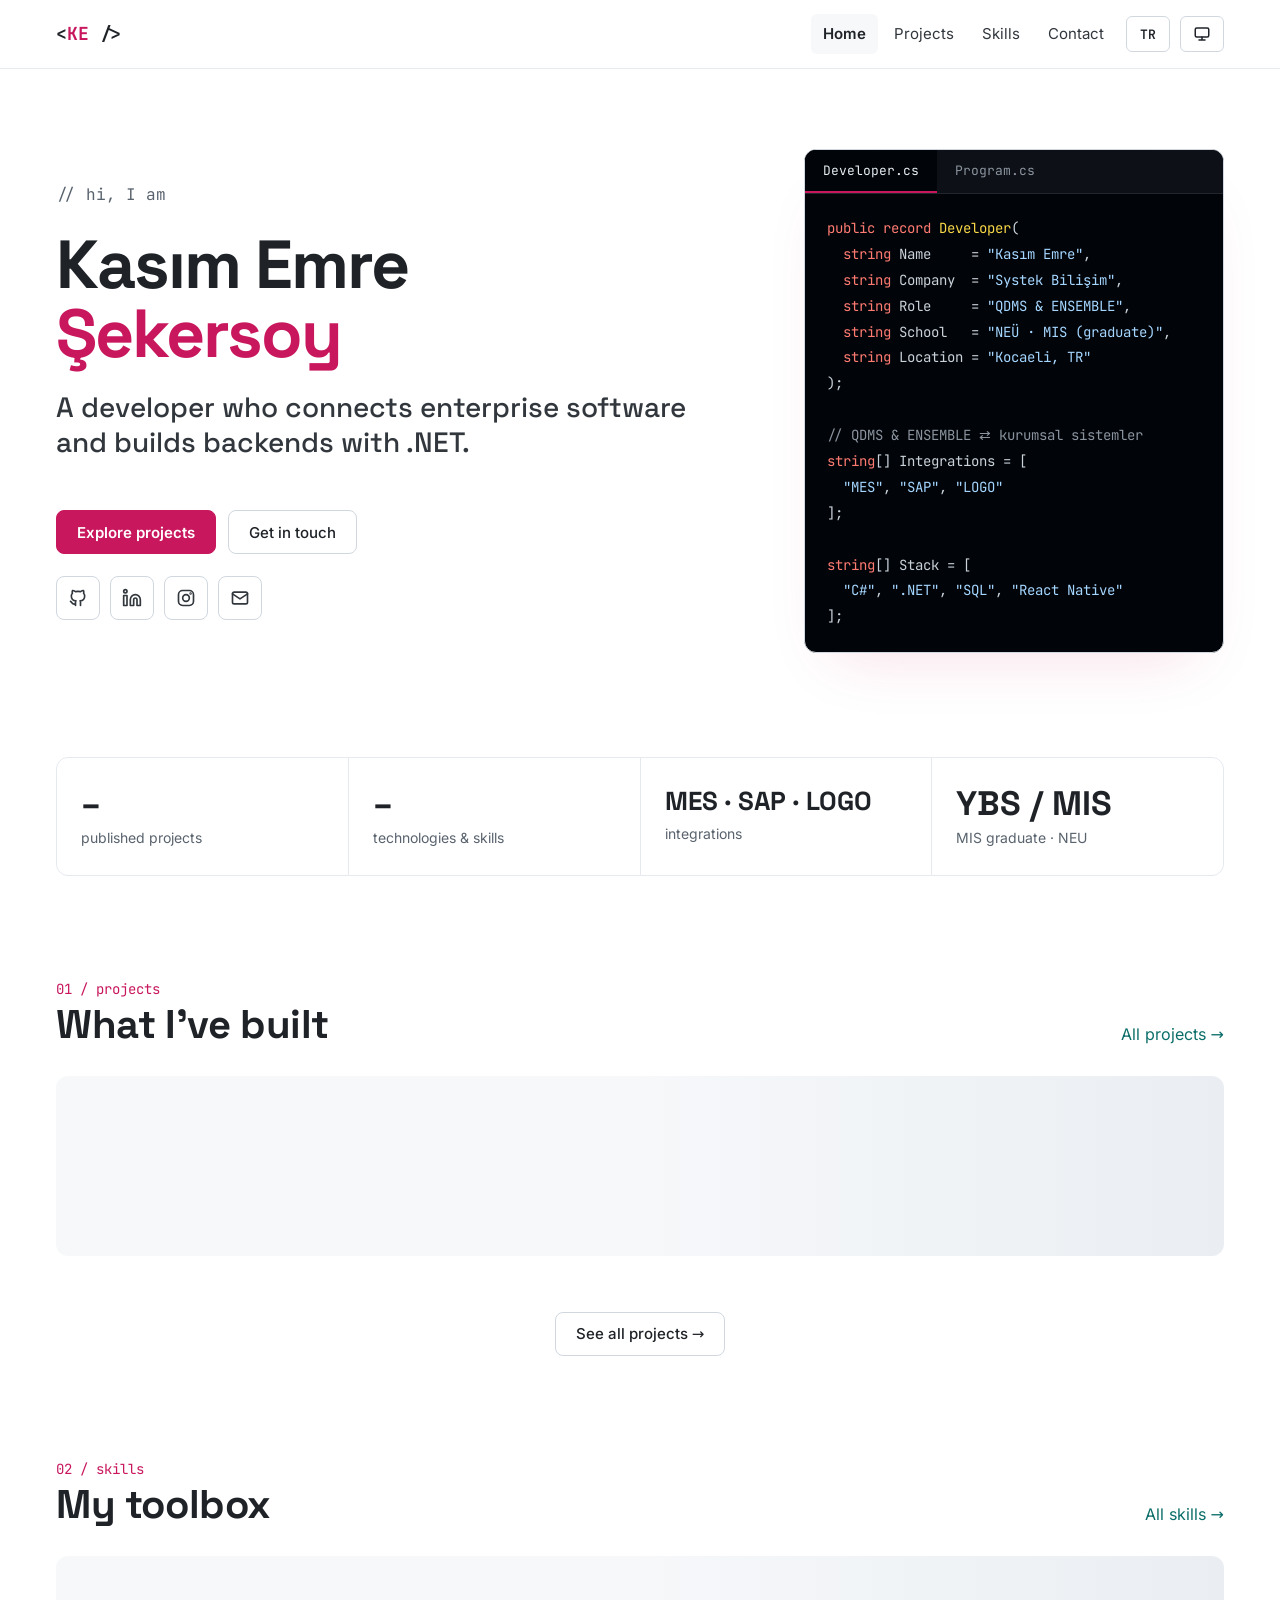
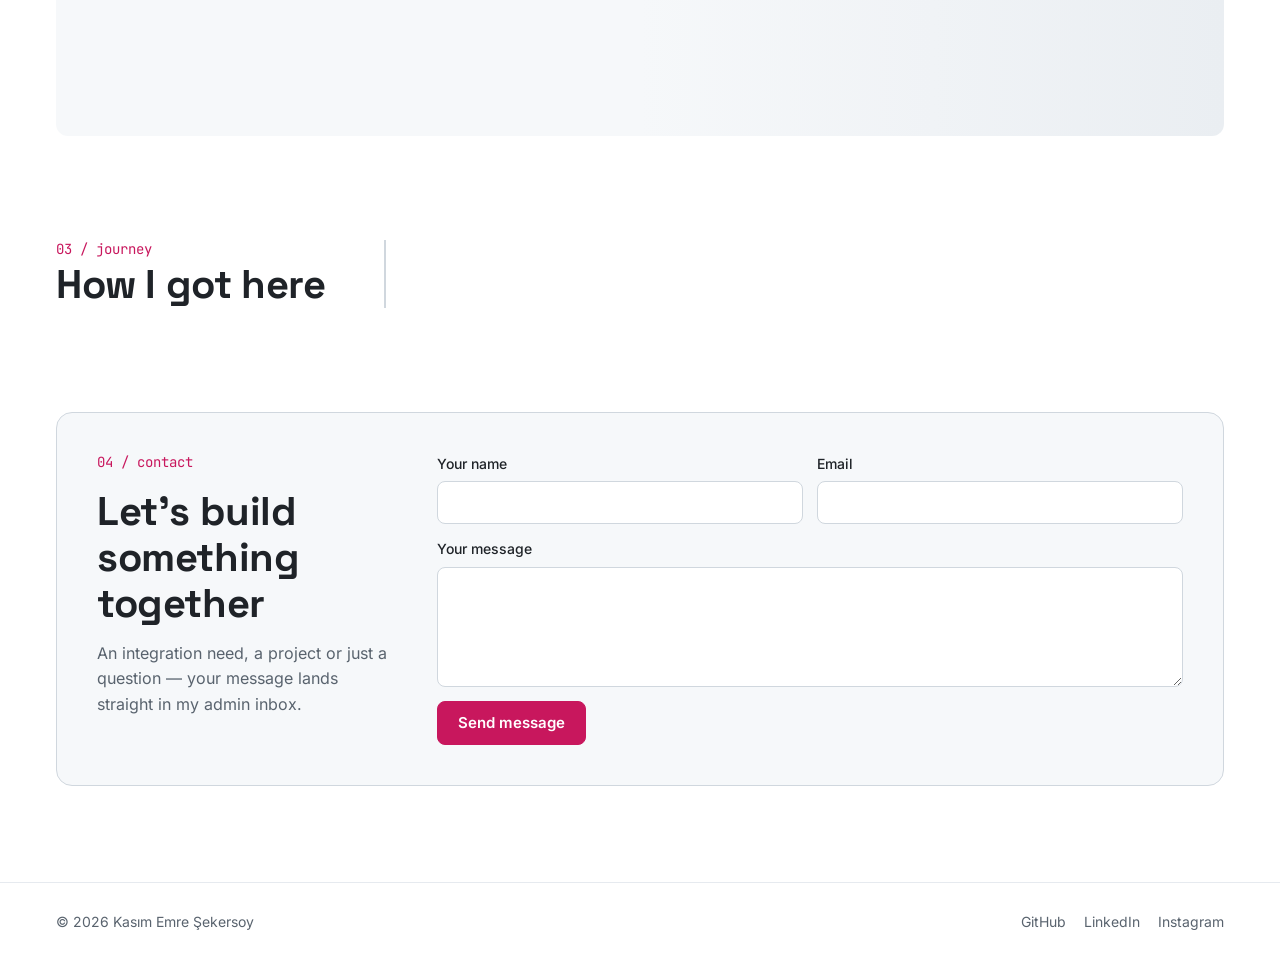
<file: index.html>
<!doctype html>
<html lang="tr">
<head>
  <meta charset="utf-8">
  <meta http-equiv="Content-Security-Policy" content="default-src 'self'; script-src 'self'; style-src 'self' 'unsafe-inline'; img-src 'self' data:; font-src 'self'; connect-src 'self' https://pejucnuyhsmzaoxltazf.supabase.co wss://pejucnuyhsmzaoxltazf.supabase.co; object-src 'none'; base-uri 'self'; form-action 'self'; frame-src 'none'; manifest-src 'self'; upgrade-insecure-requests">
  <meta name="referrer" content="strict-origin-when-cross-origin">
  <meta name="viewport" content="width=device-width, initial-scale=1">
  <title>Kasım Emre Şekersoy — Backend · .NET</title>
  <meta name="description" content="Kasım Emre Şekersoy — .NET backend & mobile developer. Web APIs, projects and skills. / .NET ile web API'ler, projeler ve yetenekler.">
  <meta name="theme-color" content="#0d1117">
  <meta property="og:title" content="Kasım Emre Şekersoy — Portfolio">
  <meta property="og:description" content=".NET backend & mobile developer from Türkiye.">
  <link rel="icon" href="assets/img/favicon.svg" type="image/svg+xml">
  <script src="assets/js/theme-init.js"></script>
  <link rel="stylesheet" href="assets/css/fonts.css">
  <link rel="stylesheet" href="assets/css/style.css">
</head>
<body>
  <a href="#main" class="sr-only" data-i18n="nav.skip">İçeriğe geç</a>
  <header class="site-header">
    <div class="container">
      <a href="index.html" class="logo">&lt;<span>KE</span> /&gt;</a>
      <nav class="nav" data-i18n-attr="aria-label:nav.menu" aria-label="Ana menü">
        <a href="index.html" aria-current="page" data-nav="home" data-i18n="nav.home">Ana sayfa</a>
        <a href="projeler.html" data-i18n="nav.projects">Projeler</a>
        <a href="yetenekler.html" data-i18n="nav.skills">Yetenekler</a>
        <a href="#iletisim" data-nav="contact" data-i18n="nav.contact">İletişim</a>
        <button type="button" class="lang-btn" data-lang-toggle>EN</button>
        <button type="button" class="theme-btn" data-theme-toggle aria-label="Tema">
          <svg class="i-system" viewBox="0 0 24 24" fill="none" stroke="currentColor" stroke-width="2" stroke-linecap="round" stroke-linejoin="round" aria-hidden="true"><rect x="3" y="4" width="18" height="12" rx="2"/><path d="M8 20h8M12 16v4"/></svg>
          <svg class="i-light" viewBox="0 0 24 24" fill="none" stroke="currentColor" stroke-width="2" stroke-linecap="round" stroke-linejoin="round" aria-hidden="true"><circle cx="12" cy="12" r="4"/><path d="M12 2v2M12 20v2M4.9 4.9l1.4 1.4M17.7 17.7l1.4 1.4M2 12h2M20 12h2M4.9 19.1l1.4-1.4M17.7 6.3l1.4-1.4"/></svg>
          <svg class="i-dark" viewBox="0 0 24 24" fill="none" stroke="currentColor" stroke-width="2" stroke-linecap="round" stroke-linejoin="round" aria-hidden="true"><path d="M21 12.8A9 9 0 1 1 11.2 3a7 7 0 0 0 9.8 9.8z"/></svg>
        </button>
      </nav>
    </div>
  </header>

  <main id="main" class="page container">

    <section class="hero">
      <div class="hero-text">
        <span class="badge-available" data-available hidden data-i18n="hero.available">Staj ve freelance tekliflerine açık</span>
        <p class="now-working" id="now-working" hidden></p>
        <p class="mono muted" data-i18n="hero.hello">// merhaba, ben</p>
        <h1 id="hero-name">Kasım Emre<br><span class="accent">Şekersoy</span></h1>
        <p class="tagline" data-i18n="hero.tagline">.NET ile sağlam backend'ler kuran,
Türkiye'den bir web geliştirici.</p>
        <p class="bio" data-profile="bio"></p>
        <div class="hero-actions">
          <a href="projeler.html" class="btn btn-primary" data-i18n="hero.cta.projects">Projeleri incele</a>
          <a href="#iletisim" class="btn" data-i18n="hero.cta.contact">İletişime geç</a>
        </div>
        <div class="socials">
          <a data-link="github" href="https://github.com/KASIMEMRE" target="_blank" rel="noopener" aria-label="GitHub"><svg viewBox="0 0 24 24" fill="none" stroke="currentColor" stroke-width="2" stroke-linecap="round" stroke-linejoin="round" aria-hidden="true"><path d="M9 19c-4.3 1.4-4.3-2.5-6-3m12 5v-3.5c0-1 .1-1.4-.5-2 2.8-.3 5.5-1.4 5.5-6a4.6 4.6 0 0 0-1.3-3.2 4.2 4.2 0 0 0-.1-3.2s-1.1-.3-3.5 1.3a12.3 12.3 0 0 0-6.2 0C6.5 2.8 5.4 3.1 5.4 3.1a4.2 4.2 0 0 0-.1 3.2A4.6 4.6 0 0 0 4 9.5c0 4.6 2.7 5.7 5.5 6-.6.6-.6 1.2-.5 2V21"/></svg></a>
          <a data-link="linkedin" href="https://www.linkedin.com/in/kasimemre/" target="_blank" rel="noopener" aria-label="LinkedIn"><svg viewBox="0 0 24 24" fill="none" stroke="currentColor" stroke-width="2" stroke-linecap="round" stroke-linejoin="round" aria-hidden="true"><path d="M16 8a6 6 0 0 1 6 6v7h-4v-7a2 2 0 0 0-4 0v7h-4v-7a6 6 0 0 1 6-6z"/><rect x="2" y="9" width="4" height="12"/><circle cx="4" cy="4" r="2"/></svg></a>
          <a data-link="instagram" href="https://www.instagram.com/emre_skrsy/" target="_blank" rel="noopener" aria-label="Instagram"><svg viewBox="0 0 24 24" fill="none" stroke="currentColor" stroke-width="2" stroke-linecap="round" stroke-linejoin="round" aria-hidden="true"><rect x="3" y="3" width="18" height="18" rx="5"/><circle cx="12" cy="12" r="4"/><circle cx="17.5" cy="6.5" r=".5"/></svg></a>
          <a data-link="email" href="#iletisim" data-i18n-attr="aria-label:form.email" aria-label="E-posta"><svg viewBox="0 0 24 24" fill="none" stroke="currentColor" stroke-width="2" stroke-linecap="round" stroke-linejoin="round" aria-hidden="true"><rect x="3" y="5" width="18" height="14" rx="2"/><path d="m3 7 9 6 9-6"/></svg></a>
        </div>
      </div>

      <div class="editor">
        <div class="editor-tabs" role="tablist" data-i18n-attr="aria-label:hero.code" aria-label="Kod örneği">
          <button class="editor-tab" role="tab" id="tab-dev" aria-selected="true" aria-controls="panel-dev">Developer.cs</button>
          <button class="editor-tab" role="tab" id="tab-prog" aria-selected="false" aria-controls="panel-prog" tabindex="-1">Program.cs</button>
        </div>
        <div id="panel-dev" role="tabpanel" aria-labelledby="tab-dev">
<div class="editor-body"><span class="k">public record</span> <span class="t">Developer</span>(
  <span class="k">string</span> Name     = <span class="s">"<span data-code="name">Kasım Emre</span>"</span>,
  <span class="k">string</span> Company  = <span class="s">"Systek Bilişim"</span>,
  <span class="k">string</span> Role     = <span class="s">"QDMS &amp; ENSEMBLE"</span>,
  <span class="k">string</span> School   = <span class="s">"NEÜ · MIS (graduate)"</span>,
  <span class="k">string</span> Location = <span class="s">"<span data-code="location">Kocaeli, TR</span>"</span>
);

<span class="c">// QDMS &amp; ENSEMBLE ⇄ kurumsal sistemler</span>
<span class="k">string</span>[] Integrations = [
  <span class="s">"MES"</span>, <span class="s">"SAP"</span>, <span class="s">"LOGO"</span>
];

<span class="k">string</span>[] Stack = [
  <span class="s">"C#"</span>, <span class="s">".NET"</span>, <span class="s">"SQL"</span>, <span class="s">"React Native"</span>
];</div>
        </div>
        <div id="panel-prog" role="tabpanel" aria-labelledby="tab-prog" hidden>
<div class="editor-body"><span class="k">var</span> me = <span class="k">new</span> <span class="t">Developer</span>();

Console.WriteLine(<span class="s">$"Hello, I'm {me.Name}"</span>);
Console.WriteLine(<span class="s">$"Role: {me.Role} @ {me.Company}"</span>);</div>
          <div class="editor-output">
            <p class="label" data-i18n="hero.output">ÇIKTI</p>
            <p>Hello, I'm <span data-code="name">Kasım Emre</span></p>
            <p>Role: QDMS &amp; ENSEMBLE Consultant @ Systek Bilişim</p>
          </div>
        </div>
      </div>
    </section>

    <section class="stats reveal" data-i18n-attr="aria-label:stats.label" aria-label="Kısa bilgiler">
      <div class="stat"><strong id="stat-projects">–</strong><span data-i18n="stats.projects">yayındaki proje</span></div>
      <div class="stat"><strong id="stat-skills">–</strong><span data-i18n="stats.skills">teknoloji &amp; yetkinlik</span></div>
      <div class="stat"><strong style="font-size: 26px; line-height: 1.5">MES · SAP · LOGO</strong><span data-i18n="stats.dotnet">entegrasyonları</span></div>
      <div class="stat"><strong>YBS / MIS</strong><span data-i18n="stats.school">YBS mezunu · NEÜ</span></div>
    </section>

    <section class="section reveal" aria-labelledby="proj-h">
      <div class="section-head">
        <div>
          <p class="kicker" data-i18n="home.projects.kicker">01 / projeler</p>
          <h2 class="section-title" id="proj-h" data-i18n="home.projects.title">Neler geliştirdim</h2>
        </div>
        <a href="projeler.html" data-i18n="home.projects.all">Tüm projeler →</a>
      </div>
      <div id="featured"><div class="skeleton"></div></div>
      <div id="projects-preview" class="grid-cards"></div>
      <a href="projeler.html" class="btn" style="align-self: center" data-i18n="home.projects.allBtn">Tüm projeleri gör →</a>
    </section>

    <section class="section reveal" aria-labelledby="skill-h">
      <div class="section-head">
        <div>
          <p class="kicker" data-i18n="home.skills.kicker">02 / yetenekler</p>
          <h2 class="section-title" id="skill-h" data-i18n="home.skills.title">Araç kutum</h2>
        </div>
        <a href="yetenekler.html" data-i18n="home.skills.all">Tüm yetenekler →</a>
      </div>
      <div id="skills-preview" class="skill-groups"><div class="skeleton"></div></div>
    </section>

    <section class="journey reveal" aria-labelledby="journey-h">
      <div>
        <p class="kicker" data-i18n="home.journey.kicker">03 / yolculuk</p>
        <h2 class="section-title" id="journey-h" data-i18n="home.journey.title">Buraya nasıl geldim</h2>
      </div>
      <ol id="timeline" class="timeline"></ol>
    </section>

    <section id="iletisim" class="contact reveal" aria-labelledby="contact-h">
      <div class="contact-info">
        <p class="kicker" data-i18n="home.contact.kicker">04 / iletişim</p>
        <h2 class="section-title" id="contact-h" data-i18n="home.contact.title">Birlikte bir şey geliştirelim</h2>
        <p class="muted" data-i18n="home.contact.text">Staj, ortak proje ya da bir soru. Mesajın doğrudan yönetim panelimdeki gelen kutusuna düşer.</p>
        <a data-link="email" href="#" class="mono" data-profile="email"></a>
      </div>
      <div class="contact-form">
        <div id="form-success" class="form-success" role="status" hidden>
          <p><strong data-i18n="form.success">Mesajın iletildi, teşekkürler!</strong></p>
          <p style="font-size: 14px; margin-top: 4px" data-i18n="form.successSub">En kısa sürede dönüş yapacağım.</p>
          <button type="button" id="again" class="btn btn-sm" style="margin-top: 12px" data-i18n="form.again">Yeni mesaj yaz</button>
        </div>
        <form id="contact-form" novalidate>
          <div style="display: flex; flex-direction: column; gap: 14px">
            <div class="form-row">
              <label class="field" for="c-name"><span data-i18n="form.name">Adın</span><input id="c-name" name="name" type="text" maxlength="120" autocomplete="name" required></label>
              <label class="field" for="c-mail"><span data-i18n="form.email">E-posta</span><input id="c-mail" name="email" type="email" maxlength="200" autocomplete="email" required></label>
            </div>
            <label class="field" for="c-msg"><span data-i18n="form.message">Mesajın</span><textarea id="c-msg" name="body" rows="5" maxlength="5000" required></textarea></label>
            <label class="hp" aria-hidden="true">Website<input type="text" name="website" tabindex="-1" autocomplete="off"></label>
            <p id="form-error" class="form-error" role="alert" hidden></p>
            <button type="submit" class="btn btn-primary" style="align-self: flex-start" data-i18n="form.send">Mesajı gönder</button>
          </div>
        </form>
      </div>
    </section>

  </main>

  <footer class="site-footer">
    <div class="container">
      <span>© <span data-year>2026</span> <span data-profile="name">Kasım Emre Şekersoy</span></span>
      <nav data-i18n-attr="aria-label:nav.social" aria-label="Sosyal bağlantılar">
        <a data-link="github" href="https://github.com/KASIMEMRE" target="_blank" rel="noopener">GitHub</a>
        <a data-link="linkedin" href="https://www.linkedin.com/in/kasimemre/" target="_blank" rel="noopener">LinkedIn</a>
        <a data-link="instagram" href="https://www.instagram.com/emre_skrsy/" target="_blank" rel="noopener">Instagram</a>
      </nav>
    </div>
  </footer>

  <script src="assets/vendor/supabase-2.118.0.js"></script>
  <script type="module" src="assets/js/home.js"></script>
</body>
</html>
</file>
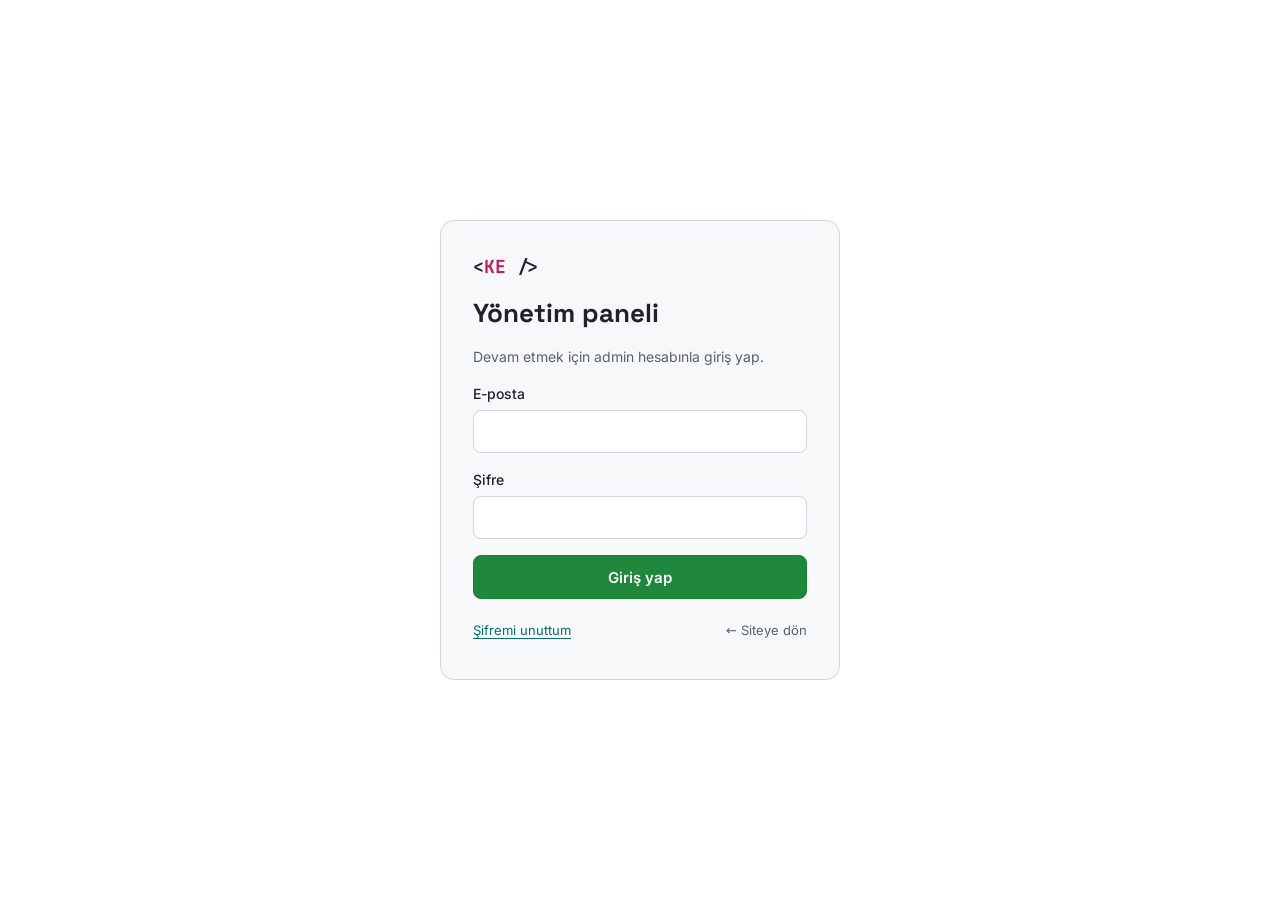
<file: admin.html>
<!doctype html>
<html lang="tr">
<head>
  <meta charset="utf-8">
  <meta http-equiv="Content-Security-Policy" content="default-src 'self'; script-src 'self'; style-src 'self' 'unsafe-inline'; img-src 'self' data:; font-src 'self'; connect-src 'self' https://pejucnuyhsmzaoxltazf.supabase.co wss://pejucnuyhsmzaoxltazf.supabase.co; object-src 'none'; base-uri 'self'; form-action 'self'; frame-src 'none'; manifest-src 'self'; upgrade-insecure-requests">
  <meta name="referrer" content="strict-origin-when-cross-origin">
  <meta name="viewport" content="width=device-width, initial-scale=1">
  <meta name="robots" content="noindex, nofollow">
  <title>Yönetim paneli — Kasım Emre</title>
  <meta name="theme-color" content="#010409">
  <link rel="icon" href="assets/img/favicon.svg" type="image/svg+xml">
  <script src="assets/js/theme-init.js"></script>
  <link rel="stylesheet" href="assets/css/fonts.css">
  <link rel="stylesheet" href="assets/css/style.css">
  <link rel="stylesheet" href="assets/css/admin.css">
</head>
<body class="admin">

  <!-- Giriş ekranı -->
  <div id="login-view" class="login-wrap" hidden>
    <form id="login-form" class="login-card" novalidate>
      <span class="logo">&lt;<span>KE</span> /&gt;</span>
      <h1>Yönetim paneli</h1>
      <p class="muted">Devam etmek için admin hesabınla giriş yap.</p>
      <label class="field" for="l-email">E-posta<input id="l-email" type="email" autocomplete="username" required></label>
      <label class="field" for="l-pass">Şifre<input id="l-pass" type="password" autocomplete="current-password" required></label>
      <p id="login-error" class="form-error" role="alert" hidden></p>
      <p id="login-info" class="form-note" role="status" hidden></p>
      <button type="submit" class="btn btn-green">Giriş yap</button>
      <div class="login-links">
        <button type="button" class="link-btn" data-action="show-forgot">Şifremi unuttum</button>
        <a href="index.html" class="muted">← Siteye dön</a>
      </div>
    </form>
  </div>

  <!-- Şifremi unuttum -->
  <div id="forgot-view" class="login-wrap" hidden>
    <form id="forgot-form" class="login-card" novalidate>
      <span class="logo">&lt;<span>KE</span> /&gt;</span>
      <h1>Şifreni sıfırla</h1>
      <p class="muted">Admin e-postanı yaz; sana tek kullanımlık bir sıfırlama bağlantısı gönderelim. Bağlantıyı bu cihazda ve bu tarayıcıda aç.</p>
      <label class="field" for="f-email">E-posta<input id="f-email" type="email" autocomplete="username" required></label>
      <p id="forgot-error" class="form-error" role="alert" hidden></p>
      <p id="forgot-info" class="form-note" role="status" hidden></p>
      <button type="submit" class="btn btn-green">Sıfırlama bağlantısı gönder</button>
      <div class="login-links"><button type="button" class="link-btn" data-action="show-login">← Girişe dön</button></div>
    </form>
  </div>

  <!-- Yeni şifre belirle (e-postadaki bağlantıdan gelince) -->
  <div id="reset-view" class="login-wrap" hidden>
    <form id="reset-form" class="login-card" novalidate>
      <span class="logo">&lt;<span>KE</span> /&gt;</span>
      <h1>Yeni şifre belirle</h1>
      <p class="muted">En az 10 karakter; harf ve rakam içersin. Başka bir yerde kullanmadığın bir şifre seç.</p>
      <label class="field" for="r-pass">Yeni şifre<input id="r-pass" type="password" autocomplete="new-password" minlength="10" required></label>
      <label class="field" for="r-pass2">Yeni şifre (tekrar)<input id="r-pass2" type="password" autocomplete="new-password" minlength="10" required></label>
      <label class="check" for="r-show"><input id="r-show" type="checkbox">Şifreyi göster</label>
      <p id="reset-error" class="form-error" role="alert" hidden></p>
      <button type="submit" class="btn btn-green">Şifreyi kaydet ve panele gir</button>
    </form>
  </div>

  <!-- Yetkisiz kullanıcı -->
  <div id="denied-view" class="login-wrap" hidden>
    <div class="login-card">
      <h1>Yetkin yok</h1>
      <p class="muted">Bu hesap admin listesinde değil. Farklı bir hesapla giriş yapmayı dene.</p>
      <button type="button" class="btn" data-action="logout">Çıkış yap</button>
    </div>
  </div>

  <!-- Panel -->
  <div id="app-view" hidden>
    <header class="admin-header">
      <div class="inner">
        <div class="left">
          <a href="index.html" class="logo">&lt;<span>KE</span> /&gt;</a>
          <span class="muted">Yönetim paneli</span>
        </div>
        <div class="right">
          <a href="index.html" class="btn btn-sm" target="_blank" rel="noopener">Siteyi görüntüle ↗</a>
          <button type="button" class="theme-btn" style="margin-left:0" data-theme-toggle aria-label="Tema">
          <svg class="i-system" viewBox="0 0 24 24" fill="none" stroke="currentColor" stroke-width="2" stroke-linecap="round" stroke-linejoin="round" aria-hidden="true"><rect x="3" y="4" width="18" height="12" rx="2"/><path d="M8 20h8M12 16v4"/></svg>
          <svg class="i-light" viewBox="0 0 24 24" fill="none" stroke="currentColor" stroke-width="2" stroke-linecap="round" stroke-linejoin="round" aria-hidden="true"><circle cx="12" cy="12" r="4"/><path d="M12 2v2M12 20v2M4.9 4.9l1.4 1.4M17.7 17.7l1.4 1.4M2 12h2M20 12h2M4.9 19.1l1.4-1.4M17.7 6.3l1.4-1.4"/></svg>
          <svg class="i-dark" viewBox="0 0 24 24" fill="none" stroke="currentColor" stroke-width="2" stroke-linecap="round" stroke-linejoin="round" aria-hidden="true"><path d="M21 12.8A9 9 0 1 1 11.2 3a7 7 0 0 0 9.8 9.8z"/></svg>
        </button>
          <button type="button" class="btn btn-sm" data-action="logout">Çıkış</button>
          <span class="avatar" id="avatar" aria-hidden="true">KE</span>
        </div>
      </div>
    </header>

    <div class="admin-layout">
      <nav class="admin-nav" aria-label="Yönetim menüsü" id="admin-nav">
        <button type="button" data-section="overview">Genel bakış</button>
        <button type="button" data-section="projects">Projeler <span class="count" data-count="projects"></span></button>
        <button type="button" data-section="skills">Yetenekler <span class="count" data-count="skills"></span></button>
        <button type="button" data-section="journey">Yolculuk <span class="count" data-count="journey"></span></button>
        <button type="button" data-section="messages">Mesajlar <span class="count" data-count="messages"></span></button>
        <button type="button" data-section="profile">Profil</button>
      </nav>
      <main id="view" class="admin-main" tabindex="-1"></main>
    </div>
  </div>

  <script src="assets/vendor/supabase-2.118.0.js"></script>

  <script type="module" src="assets/js/admin.js"></script>
</body>
</html>
</file>
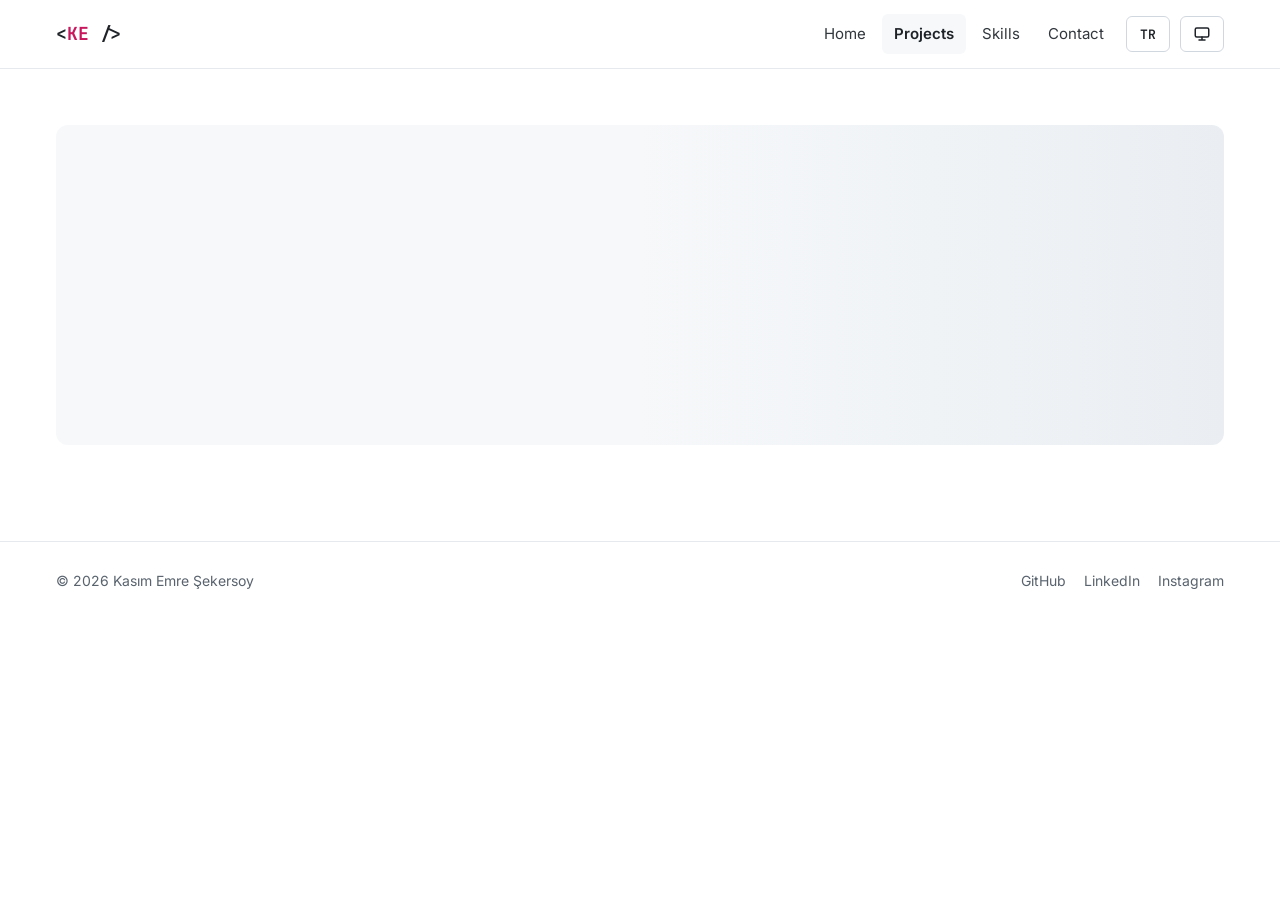
<file: proje.html>
<!doctype html>
<html lang="tr">
<head>
  <meta charset="utf-8">
  <meta http-equiv="Content-Security-Policy" content="default-src 'self'; script-src 'self'; style-src 'self' 'unsafe-inline'; img-src 'self' data:; font-src 'self'; connect-src 'self' https://pejucnuyhsmzaoxltazf.supabase.co wss://pejucnuyhsmzaoxltazf.supabase.co; object-src 'none'; base-uri 'self'; form-action 'self'; frame-src 'none'; manifest-src 'self'; upgrade-insecure-requests">
  <meta name="referrer" content="strict-origin-when-cross-origin">
  <meta name="viewport" content="width=device-width, initial-scale=1">
  <title>Proje / Project — Kasım Emre Şekersoy</title>
  <meta name="description" content="Project details: architecture, features and tech stack. / Proje detayları.">
  <meta name="theme-color" content="#0d1117">
  <link rel="icon" href="assets/img/favicon.svg" type="image/svg+xml">
  <script src="assets/js/theme-init.js"></script>
  <link rel="stylesheet" href="assets/css/fonts.css">
  <link rel="stylesheet" href="assets/css/style.css">
</head>
<body>
  <a href="#main" class="sr-only" data-i18n="nav.skip">İçeriğe geç</a>
  <header class="site-header">
    <div class="container">
      <a href="index.html" class="logo">&lt;<span>KE</span> /&gt;</a>
      <nav class="nav" data-i18n-attr="aria-label:nav.menu" aria-label="Ana menü">
        <a href="index.html" data-i18n="nav.home">Ana sayfa</a>
        <a href="projeler.html" aria-current="page" data-i18n="nav.projects">Projeler</a>
        <a href="yetenekler.html" data-i18n="nav.skills">Yetenekler</a>
        <a href="index.html?to=iletisim" data-i18n="nav.contact">İletişim</a>
        <button type="button" class="lang-btn" data-lang-toggle>EN</button>
        <button type="button" class="theme-btn" data-theme-toggle aria-label="Tema">
          <svg class="i-system" viewBox="0 0 24 24" fill="none" stroke="currentColor" stroke-width="2" stroke-linecap="round" stroke-linejoin="round" aria-hidden="true"><rect x="3" y="4" width="18" height="12" rx="2"/><path d="M8 20h8M12 16v4"/></svg>
          <svg class="i-light" viewBox="0 0 24 24" fill="none" stroke="currentColor" stroke-width="2" stroke-linecap="round" stroke-linejoin="round" aria-hidden="true"><circle cx="12" cy="12" r="4"/><path d="M12 2v2M12 20v2M4.9 4.9l1.4 1.4M17.7 17.7l1.4 1.4M2 12h2M20 12h2M4.9 19.1l1.4-1.4M17.7 6.3l1.4-1.4"/></svg>
          <svg class="i-dark" viewBox="0 0 24 24" fill="none" stroke="currentColor" stroke-width="2" stroke-linecap="round" stroke-linejoin="round" aria-hidden="true"><path d="M21 12.8A9 9 0 1 1 11.2 3a7 7 0 0 0 9.8 9.8z"/></svg>
        </button>
      </nav>
    </div>
  </header>

  <main id="main" class="container" style="display: flex; flex-direction: column; gap: 48px; padding-bottom: 96px">
    <div id="project"><div class="skeleton" style="margin-top: 56px; min-height: 320px"></div></div>

    <section id="others-wrap" class="section" hidden aria-labelledby="others-h">
      <div class="section-head">
        <h2 class="section-title" id="others-h" data-i18n="project.others">Diğer projeler</h2>
        <a href="projeler.html" data-i18n="home.projects.all">Tüm projeler →</a>
      </div>
      <div id="others" class="grid-cards"></div>
    </section>
  </main>

  <footer class="site-footer">
    <div class="container">
      <span>© <span data-year>2026</span> <span data-profile="name">Kasım Emre Şekersoy</span></span>
      <nav data-i18n-attr="aria-label:nav.social" aria-label="Sosyal bağlantılar">
        <a data-link="github" href="https://github.com/KASIMEMRE" target="_blank" rel="noopener">GitHub</a>
        <a data-link="linkedin" href="https://www.linkedin.com/in/kasimemre/" target="_blank" rel="noopener">LinkedIn</a>
        <a data-link="instagram" href="https://www.instagram.com/emre_skrsy/" target="_blank" rel="noopener">Instagram</a>
      </nav>
    </div>
  </footer>

  <script src="assets/vendor/supabase-2.118.0.js"></script>
  <script type="module" src="assets/js/project.js"></script>
</body>
</html>
</file>
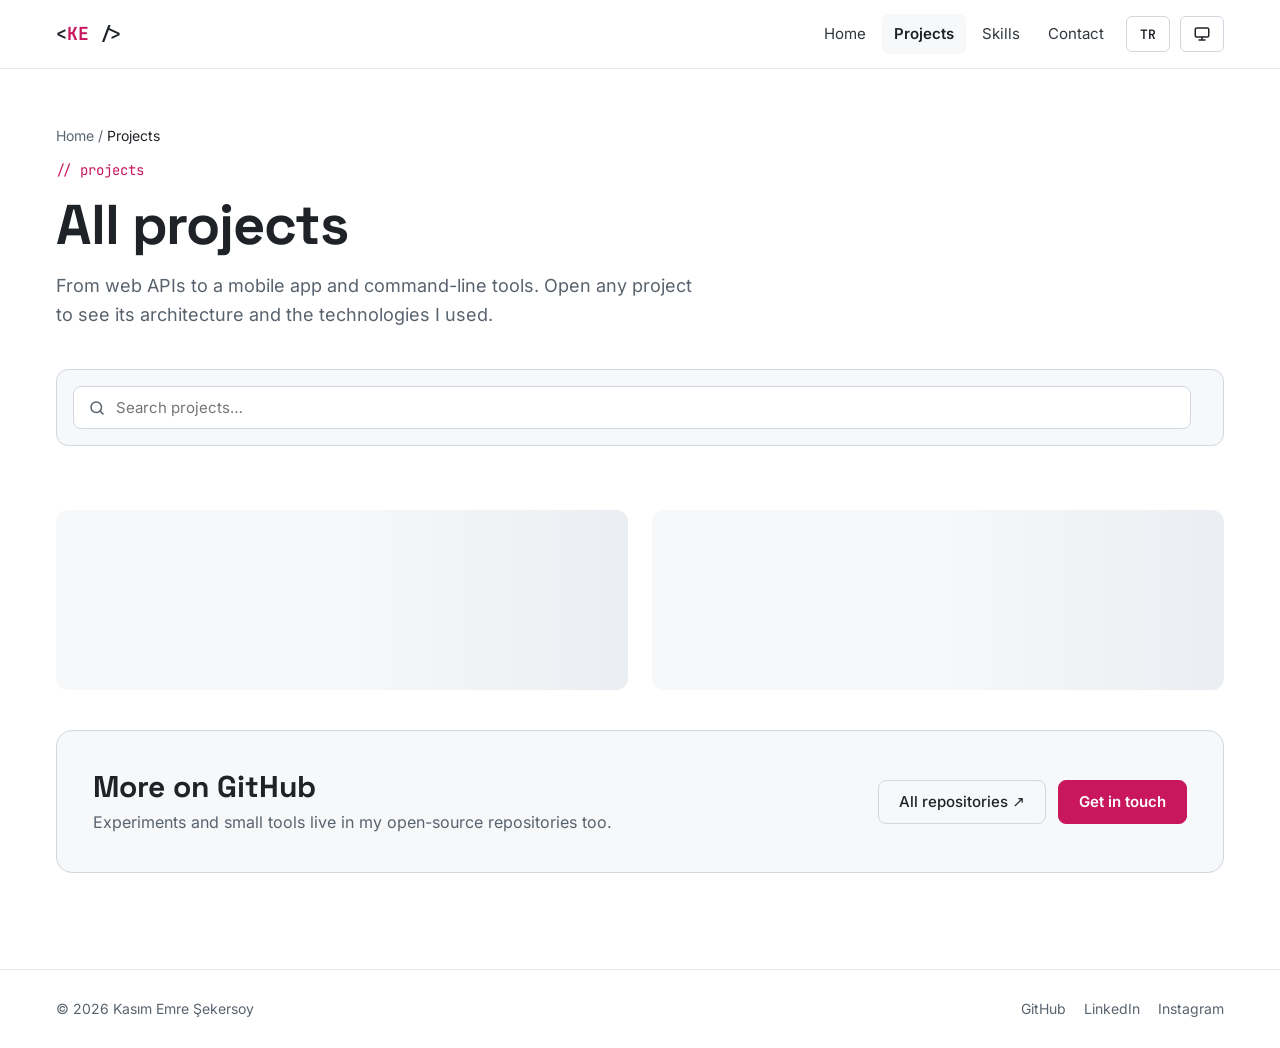
<file: projeler.html>
<!doctype html>
<html lang="tr">
<head>
  <meta charset="utf-8">
  <meta http-equiv="Content-Security-Policy" content="default-src 'self'; script-src 'self'; style-src 'self' 'unsafe-inline'; img-src 'self' data:; font-src 'self'; connect-src 'self' https://pejucnuyhsmzaoxltazf.supabase.co wss://pejucnuyhsmzaoxltazf.supabase.co; object-src 'none'; base-uri 'self'; form-action 'self'; frame-src 'none'; manifest-src 'self'; upgrade-insecure-requests">
  <meta name="referrer" content="strict-origin-when-cross-origin">
  <meta name="viewport" content="width=device-width, initial-scale=1">
  <title>Projeler / Projects — Kasım Emre Şekersoy</title>
  <meta name="description" content="Web API, mobile and CLI projects by Kasım Emre Şekersoy. / Kasım Emre Şekersoy'un projeleri.">
  <meta name="theme-color" content="#0d1117">
  <link rel="icon" href="assets/img/favicon.svg" type="image/svg+xml">
  <script src="assets/js/theme-init.js"></script>
  <link rel="stylesheet" href="assets/css/fonts.css">
  <link rel="stylesheet" href="assets/css/style.css">
</head>
<body>
  <a href="#main" class="sr-only" data-i18n="nav.skip">İçeriğe geç</a>
  <header class="site-header">
    <div class="container">
      <a href="index.html" class="logo">&lt;<span>KE</span> /&gt;</a>
      <nav class="nav" data-i18n-attr="aria-label:nav.menu" aria-label="Ana menü">
        <a href="index.html" data-i18n="nav.home">Ana sayfa</a>
        <a href="projeler.html" aria-current="page" data-i18n="nav.projects">Projeler</a>
        <a href="yetenekler.html" data-i18n="nav.skills">Yetenekler</a>
        <a href="index.html?to=iletisim" data-i18n="nav.contact">İletişim</a>
        <button type="button" class="lang-btn" data-lang-toggle>EN</button>
        <button type="button" class="theme-btn" data-theme-toggle aria-label="Tema">
          <svg class="i-system" viewBox="0 0 24 24" fill="none" stroke="currentColor" stroke-width="2" stroke-linecap="round" stroke-linejoin="round" aria-hidden="true"><rect x="3" y="4" width="18" height="12" rx="2"/><path d="M8 20h8M12 16v4"/></svg>
          <svg class="i-light" viewBox="0 0 24 24" fill="none" stroke="currentColor" stroke-width="2" stroke-linecap="round" stroke-linejoin="round" aria-hidden="true"><circle cx="12" cy="12" r="4"/><path d="M12 2v2M12 20v2M4.9 4.9l1.4 1.4M17.7 17.7l1.4 1.4M2 12h2M20 12h2M4.9 19.1l1.4-1.4M17.7 6.3l1.4-1.4"/></svg>
          <svg class="i-dark" viewBox="0 0 24 24" fill="none" stroke="currentColor" stroke-width="2" stroke-linecap="round" stroke-linejoin="round" aria-hidden="true"><path d="M21 12.8A9 9 0 1 1 11.2 3a7 7 0 0 0 9.8 9.8z"/></svg>
        </button>
      </nav>
    </div>
  </header>

  <main id="main" class="container" style="display: flex; flex-direction: column; gap: 40px; padding-bottom: 96px">
    <section class="page-hero">
      <p class="breadcrumb"><a href="index.html" data-i18n="nav.home">Ana sayfa</a> / <span style="color: var(--text)" data-i18n="nav.projects">Projeler</span></p>
      <p class="kicker" data-i18n="projects.kicker">// projeler</p>
      <h1 data-i18n="projects.title">Tüm projelerim</h1>
      <p class="lead" data-i18n="projects.lead"></p>
    </section>

    <section class="toolbar" aria-label="Arama ve filtre">
      <label class="search" for="q">
        <svg viewBox="0 0 24 24" fill="none" stroke="currentColor" stroke-width="2" stroke-linecap="round" aria-hidden="true"><circle cx="11" cy="11" r="7"/><path d="m20 20-3.5-3.5"/></svg>
        <span class="sr-only" data-i18n="projects.searchLabel">Projelerde ara</span>
        <input id="q" type="search" data-i18n-attr="placeholder:projects.search" placeholder="Projelerde ara…">
      </label>
      <div id="filters" class="filters" role="group" data-i18n-attr="aria-label:projects.filter" aria-label="Kategoriye göre filtrele"></div>
    </section>

    <p id="result-count" class="result-count" role="status" aria-live="polite"></p>

    <div id="empty" class="empty" hidden>
      <strong data-i18n="projects.empty">Eşleşen proje bulunamadı</strong>
      <p data-i18n="projects.emptySub">Farklı bir kelime dene ya da filtreyi sıfırla.</p>
      <button type="button" id="reset" class="btn" data-i18n="projects.reset">Filtreleri temizle</button>
    </div>

    <div id="projects" class="grid-cards wide">
      <div class="skeleton"></div><div class="skeleton"></div>
    </div>

    <section class="cta">
      <div>
        <h2 data-i18n="projects.more">Daha fazlası GitHub'da</h2>
        <p class="muted" style="margin-top: 4px" data-i18n="projects.moreSub">Denemeler ve küçük araçlar da açık kaynak repolarımda.</p>
      </div>
      <div style="display: flex; flex-wrap: wrap; gap: 12px">
        <a data-link="github" href="https://github.com/KASIMEMRE" class="btn" target="_blank" rel="noopener" data-i18n="projects.allRepos">Tüm repolar ↗</a>
        <a href="index.html?to=iletisim" class="btn btn-primary" data-i18n="hero.cta.contact">İletişime geç</a>
      </div>
    </section>
  </main>

  <footer class="site-footer">
    <div class="container">
      <span>© <span data-year>2026</span> <span data-profile="name">Kasım Emre Şekersoy</span></span>
      <nav data-i18n-attr="aria-label:nav.social" aria-label="Sosyal bağlantılar">
        <a data-link="github" href="https://github.com/KASIMEMRE" target="_blank" rel="noopener">GitHub</a>
        <a data-link="linkedin" href="https://www.linkedin.com/in/kasimemre/" target="_blank" rel="noopener">LinkedIn</a>
        <a data-link="instagram" href="https://www.instagram.com/emre_skrsy/" target="_blank" rel="noopener">Instagram</a>
      </nav>
    </div>
  </footer>

  <script src="assets/vendor/supabase-2.118.0.js"></script>
  <script type="module" src="assets/js/projects.js"></script>
</body>
</html>
</file>
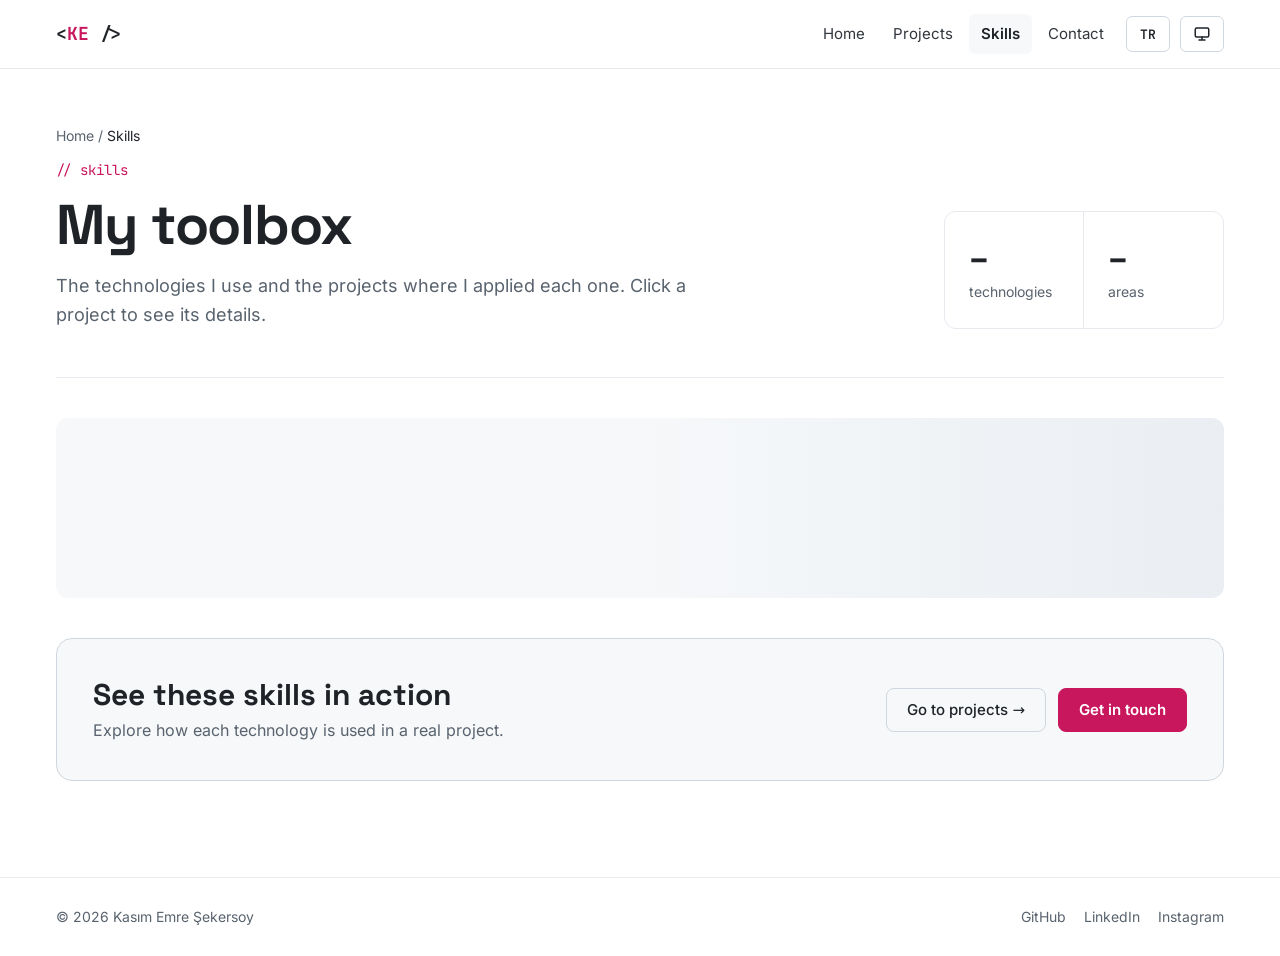
<file: yetenekler.html>
<!doctype html>
<html lang="tr">
<head>
  <meta charset="utf-8">
  <meta http-equiv="Content-Security-Policy" content="default-src 'self'; script-src 'self'; style-src 'self' 'unsafe-inline'; img-src 'self' data:; font-src 'self'; connect-src 'self' https://pejucnuyhsmzaoxltazf.supabase.co wss://pejucnuyhsmzaoxltazf.supabase.co; object-src 'none'; base-uri 'self'; form-action 'self'; frame-src 'none'; manifest-src 'self'; upgrade-insecure-requests">
  <meta name="referrer" content="strict-origin-when-cross-origin">
  <meta name="viewport" content="width=device-width, initial-scale=1">
  <title>Yetenekler / Skills — Kasım Emre Şekersoy</title>
  <meta name="description" content="Technologies Kasım Emre Şekersoy uses and where he applied them. / Kullandığı teknolojiler.">
  <meta name="theme-color" content="#0d1117">
  <link rel="icon" href="assets/img/favicon.svg" type="image/svg+xml">
  <script src="assets/js/theme-init.js"></script>
  <link rel="stylesheet" href="assets/css/fonts.css">
  <link rel="stylesheet" href="assets/css/style.css">
</head>
<body>
  <a href="#main" class="sr-only" data-i18n="nav.skip">İçeriğe geç</a>
  <header class="site-header">
    <div class="container">
      <a href="index.html" class="logo">&lt;<span>KE</span> /&gt;</a>
      <nav class="nav" data-i18n-attr="aria-label:nav.menu" aria-label="Ana menü">
        <a href="index.html" data-i18n="nav.home">Ana sayfa</a>
        <a href="projeler.html" data-i18n="nav.projects">Projeler</a>
        <a href="yetenekler.html" aria-current="page" data-i18n="nav.skills">Yetenekler</a>
        <a href="index.html?to=iletisim" data-i18n="nav.contact">İletişim</a>
        <button type="button" class="lang-btn" data-lang-toggle>EN</button>
        <button type="button" class="theme-btn" data-theme-toggle aria-label="Tema">
          <svg class="i-system" viewBox="0 0 24 24" fill="none" stroke="currentColor" stroke-width="2" stroke-linecap="round" stroke-linejoin="round" aria-hidden="true"><rect x="3" y="4" width="18" height="12" rx="2"/><path d="M8 20h8M12 16v4"/></svg>
          <svg class="i-light" viewBox="0 0 24 24" fill="none" stroke="currentColor" stroke-width="2" stroke-linecap="round" stroke-linejoin="round" aria-hidden="true"><circle cx="12" cy="12" r="4"/><path d="M12 2v2M12 20v2M4.9 4.9l1.4 1.4M17.7 17.7l1.4 1.4M2 12h2M20 12h2M4.9 19.1l1.4-1.4M17.7 6.3l1.4-1.4"/></svg>
          <svg class="i-dark" viewBox="0 0 24 24" fill="none" stroke="currentColor" stroke-width="2" stroke-linecap="round" stroke-linejoin="round" aria-hidden="true"><path d="M21 12.8A9 9 0 1 1 11.2 3a7 7 0 0 0 9.8 9.8z"/></svg>
        </button>
      </nav>
    </div>
  </header>

  <main id="main" class="container" style="display: flex; flex-direction: column; gap: 40px; padding-bottom: 96px">
    <section class="page-hero" style="flex-direction: row; flex-wrap: wrap; gap: 40px; align-items: flex-end">
      <div style="flex: 999 1 520px; display: flex; flex-direction: column; gap: 14px">
        <p class="breadcrumb"><a href="index.html" data-i18n="nav.home">Ana sayfa</a> / <span style="color: var(--text)" data-i18n="nav.skills">Yetenekler</span></p>
        <p class="kicker" data-i18n="skills.kicker">// yetenekler</p>
        <h1 data-i18n="skills.title">Araç kutum</h1>
        <p class="lead" data-i18n="skills.lead"></p>
      </div>
      <div class="stats" style="flex: 1 1 280px; grid-template-columns: repeat(2, minmax(0, 1fr))">
        <div class="stat"><strong id="stat-total">–</strong><span data-i18n="skills.techs">teknoloji</span></div>
        <div class="stat"><strong id="stat-groups">–</strong><span data-i18n="skills.areas">alan</span></div>
      </div>
    </section>

    <div id="filters" class="filters" role="group" data-i18n-attr="aria-label:skills.filter" aria-label="Alana göre filtrele" style="padding-bottom: 8px; border-bottom: 1px solid var(--border-soft)"></div>

    <div id="groups" style="display: flex; flex-direction: column; gap: 56px">
      <div class="skeleton"></div>
    </div>

    <section id="growth" class="grid-cards wide" aria-label="Gelişim" hidden></section>

    <section class="cta">
      <div>
        <h2 data-i18n="skills.cta">Bu yetenekleri iş başında gör</h2>
        <p class="muted" style="margin-top: 4px" data-i18n="skills.ctaSub">Her teknolojinin gerçek bir projede nasıl kullanıldığını incele.</p>
      </div>
      <div style="display: flex; flex-wrap: wrap; gap: 12px">
        <a href="projeler.html" class="btn" data-i18n="skills.toProjects">Projelere git →</a>
        <a href="index.html?to=iletisim" class="btn btn-primary" data-i18n="hero.cta.contact">İletişime geç</a>
      </div>
    </section>
  </main>

  <footer class="site-footer">
    <div class="container">
      <span>© <span data-year>2026</span> <span data-profile="name">Kasım Emre Şekersoy</span></span>
      <nav data-i18n-attr="aria-label:nav.social" aria-label="Sosyal bağlantılar">
        <a data-link="github" href="https://github.com/KASIMEMRE" target="_blank" rel="noopener">GitHub</a>
        <a data-link="linkedin" href="https://www.linkedin.com/in/kasimemre/" target="_blank" rel="noopener">LinkedIn</a>
        <a data-link="instagram" href="https://www.instagram.com/emre_skrsy/" target="_blank" rel="noopener">Instagram</a>
      </nav>
    </div>
  </footer>

  <script src="assets/vendor/supabase-2.118.0.js"></script>
  <script type="module" src="assets/js/skills.js"></script>
</body>
</html>
</file>
<file: assets/css/fonts.css>
/* Kendi sunucumuzda barındırılan fontlar (Fontsource, SIL OFL 1.1). Google Fonts'a istek gitmez. */
@font-face{font-family:'Inter';font-style:normal;font-display:swap;font-weight:400;src:url('../fonts/inter-latin-ext-400-normal.woff2') format('woff2');unicode-range:U+0100-02BA,U+02BD-02C5,U+02C7-02CC,U+02CE-02D7,U+02DD-02FF,U+0304,U+0308,U+0329,U+1D00-1DBF,U+1E00-1E9F,U+1EF2-1EFF,U+2020,U+20A0-20AB,U+20AD-20C0,U+2113,U+2C60-2C7F,U+A720-A7FF;}
@font-face{font-family:'Inter';font-style:normal;font-display:swap;font-weight:400;src:url('../fonts/inter-latin-400-normal.woff2') format('woff2');unicode-range:U+0000-00FF,U+0131,U+0152-0153,U+02BB-02BC,U+02C6,U+02DA,U+02DC,U+0304,U+0308,U+0329,U+2000-206F,U+20AC,U+2122,U+2191,U+2193,U+2212,U+2215,U+FEFF,U+FFFD;}
@font-face{font-family:'Inter';font-style:normal;font-display:swap;font-weight:500;src:url('../fonts/inter-latin-ext-500-normal.woff2') format('woff2');unicode-range:U+0100-02BA,U+02BD-02C5,U+02C7-02CC,U+02CE-02D7,U+02DD-02FF,U+0304,U+0308,U+0329,U+1D00-1DBF,U+1E00-1E9F,U+1EF2-1EFF,U+2020,U+20A0-20AB,U+20AD-20C0,U+2113,U+2C60-2C7F,U+A720-A7FF;}
@font-face{font-family:'Inter';font-style:normal;font-display:swap;font-weight:500;src:url('../fonts/inter-latin-500-normal.woff2') format('woff2');unicode-range:U+0000-00FF,U+0131,U+0152-0153,U+02BB-02BC,U+02C6,U+02DA,U+02DC,U+0304,U+0308,U+0329,U+2000-206F,U+20AC,U+2122,U+2191,U+2193,U+2212,U+2215,U+FEFF,U+FFFD;}
@font-face{font-family:'Inter';font-style:normal;font-display:swap;font-weight:600;src:url('../fonts/inter-latin-ext-600-normal.woff2') format('woff2');unicode-range:U+0100-02BA,U+02BD-02C5,U+02C7-02CC,U+02CE-02D7,U+02DD-02FF,U+0304,U+0308,U+0329,U+1D00-1DBF,U+1E00-1E9F,U+1EF2-1EFF,U+2020,U+20A0-20AB,U+20AD-20C0,U+2113,U+2C60-2C7F,U+A720-A7FF;}
@font-face{font-family:'Inter';font-style:normal;font-display:swap;font-weight:600;src:url('../fonts/inter-latin-600-normal.woff2') format('woff2');unicode-range:U+0000-00FF,U+0131,U+0152-0153,U+02BB-02BC,U+02C6,U+02DA,U+02DC,U+0304,U+0308,U+0329,U+2000-206F,U+20AC,U+2122,U+2191,U+2193,U+2212,U+2215,U+FEFF,U+FFFD;}
@font-face{font-family:'Space Grotesk';font-style:normal;font-display:swap;font-weight:500;src:url('../fonts/space-grotesk-latin-ext-500-normal.woff2') format('woff2');unicode-range:U+0100-02BA,U+02BD-02C5,U+02C7-02CC,U+02CE-02D7,U+02DD-02FF,U+0304,U+0308,U+0329,U+1D00-1DBF,U+1E00-1E9F,U+1EF2-1EFF,U+2020,U+20A0-20AB,U+20AD-20C0,U+2113,U+2C60-2C7F,U+A720-A7FF;}
@font-face{font-family:'Space Grotesk';font-style:normal;font-display:swap;font-weight:500;src:url('../fonts/space-grotesk-latin-500-normal.woff2') format('woff2');unicode-range:U+0000-00FF,U+0131,U+0152-0153,U+02BB-02BC,U+02C6,U+02DA,U+02DC,U+0304,U+0308,U+0329,U+2000-206F,U+20AC,U+2122,U+2191,U+2193,U+2212,U+2215,U+FEFF,U+FFFD;}
@font-face{font-family:'Space Grotesk';font-style:normal;font-display:swap;font-weight:600;src:url('../fonts/space-grotesk-latin-ext-600-normal.woff2') format('woff2');unicode-range:U+0100-02BA,U+02BD-02C5,U+02C7-02CC,U+02CE-02D7,U+02DD-02FF,U+0304,U+0308,U+0329,U+1D00-1DBF,U+1E00-1E9F,U+1EF2-1EFF,U+2020,U+20A0-20AB,U+20AD-20C0,U+2113,U+2C60-2C7F,U+A720-A7FF;}
@font-face{font-family:'Space Grotesk';font-style:normal;font-display:swap;font-weight:600;src:url('../fonts/space-grotesk-latin-600-normal.woff2') format('woff2');unicode-range:U+0000-00FF,U+0131,U+0152-0153,U+02BB-02BC,U+02C6,U+02DA,U+02DC,U+0304,U+0308,U+0329,U+2000-206F,U+20AC,U+2122,U+2191,U+2193,U+2212,U+2215,U+FEFF,U+FFFD;}
@font-face{font-family:'Space Grotesk';font-style:normal;font-display:swap;font-weight:700;src:url('../fonts/space-grotesk-latin-ext-700-normal.woff2') format('woff2');unicode-range:U+0100-02BA,U+02BD-02C5,U+02C7-02CC,U+02CE-02D7,U+02DD-02FF,U+0304,U+0308,U+0329,U+1D00-1DBF,U+1E00-1E9F,U+1EF2-1EFF,U+2020,U+20A0-20AB,U+20AD-20C0,U+2113,U+2C60-2C7F,U+A720-A7FF;}
@font-face{font-family:'Space Grotesk';font-style:normal;font-display:swap;font-weight:700;src:url('../fonts/space-grotesk-latin-700-normal.woff2') format('woff2');unicode-range:U+0000-00FF,U+0131,U+0152-0153,U+02BB-02BC,U+02C6,U+02DA,U+02DC,U+0304,U+0308,U+0329,U+2000-206F,U+20AC,U+2122,U+2191,U+2193,U+2212,U+2215,U+FEFF,U+FFFD;}
@font-face{font-family:'JetBrains Mono';font-style:normal;font-display:swap;font-weight:400;src:url('../fonts/jetbrains-mono-latin-ext-400-normal.woff2') format('woff2');unicode-range:U+0100-02BA,U+02BD-02C5,U+02C7-02CC,U+02CE-02D7,U+02DD-02FF,U+0304,U+0308,U+0329,U+1D00-1DBF,U+1E00-1E9F,U+1EF2-1EFF,U+2020,U+20A0-20AB,U+20AD-20C0,U+2113,U+2C60-2C7F,U+A720-A7FF;}
@font-face{font-family:'JetBrains Mono';font-style:normal;font-display:swap;font-weight:400;src:url('../fonts/jetbrains-mono-latin-400-normal.woff2') format('woff2');unicode-range:U+0000-00FF,U+0131,U+0152-0153,U+02BB-02BC,U+02C6,U+02DA,U+02DC,U+0304,U+0308,U+0329,U+2000-206F,U+20AC,U+2122,U+2191,U+2193,U+2212,U+2215,U+FEFF,U+FFFD;}
@font-face{font-family:'JetBrains Mono';font-style:normal;font-display:swap;font-weight:500;src:url('../fonts/jetbrains-mono-latin-ext-500-normal.woff2') format('woff2');unicode-range:U+0100-02BA,U+02BD-02C5,U+02C7-02CC,U+02CE-02D7,U+02DD-02FF,U+0304,U+0308,U+0329,U+1D00-1DBF,U+1E00-1E9F,U+1EF2-1EFF,U+2020,U+20A0-20AB,U+20AD-20C0,U+2113,U+2C60-2C7F,U+A720-A7FF;}
@font-face{font-family:'JetBrains Mono';font-style:normal;font-display:swap;font-weight:500;src:url('../fonts/jetbrains-mono-latin-500-normal.woff2') format('woff2');unicode-range:U+0000-00FF,U+0131,U+0152-0153,U+02BB-02BC,U+02C6,U+02DA,U+02DC,U+0304,U+0308,U+0329,U+2000-206F,U+20AC,U+2122,U+2191,U+2193,U+2212,U+2215,U+FEFF,U+FFFD;}
@font-face{font-family:'JetBrains Mono';font-style:normal;font-display:swap;font-weight:600;src:url('../fonts/jetbrains-mono-latin-ext-600-normal.woff2') format('woff2');unicode-range:U+0100-02BA,U+02BD-02C5,U+02C7-02CC,U+02CE-02D7,U+02DD-02FF,U+0304,U+0308,U+0329,U+1D00-1DBF,U+1E00-1E9F,U+1EF2-1EFF,U+2020,U+20A0-20AB,U+20AD-20C0,U+2113,U+2C60-2C7F,U+A720-A7FF;}
@font-face{font-family:'JetBrains Mono';font-style:normal;font-display:swap;font-weight:600;src:url('../fonts/jetbrains-mono-latin-600-normal.woff2') format('woff2');unicode-range:U+0000-00FF,U+0131,U+0152-0153,U+02BB-02BC,U+02C6,U+02DA,U+02DC,U+0304,U+0308,U+0329,U+2000-206F,U+20AC,U+2122,U+2191,U+2193,U+2212,U+2215,U+FEFF,U+FFFD;}
@font-face{font-family:'JetBrains Mono';font-style:normal;font-display:swap;font-weight:700;src:url('../fonts/jetbrains-mono-latin-ext-700-normal.woff2') format('woff2');unicode-range:U+0100-02BA,U+02BD-02C5,U+02C7-02CC,U+02CE-02D7,U+02DD-02FF,U+0304,U+0308,U+0329,U+1D00-1DBF,U+1E00-1E9F,U+1EF2-1EFF,U+2020,U+20A0-20AB,U+20AD-20C0,U+2113,U+2C60-2C7F,U+A720-A7FF;}
@font-face{font-family:'JetBrains Mono';font-style:normal;font-display:swap;font-weight:700;src:url('../fonts/jetbrains-mono-latin-700-normal.woff2') format('woff2');unicode-range:U+0000-00FF,U+0131,U+0152-0153,U+02BB-02BC,U+02C6,U+02DA,U+02DC,U+0304,U+0308,U+0329,U+2000-206F,U+20AC,U+2122,U+2191,U+2193,U+2212,U+2215,U+FEFF,U+FFFD;}
</file>
<file: assets/css/style.css>
/* =========================================================
   Kasım Emre — Portfolyo
   Tema: GitHub Dark + Radical vurgular
   ========================================================= */
:root {
  --bg: #0d1117;
  --bg-deep: #010409;
  --surface: #161b22;
  --surface-2: #21262d;
  --border: #30363d;
  --border-soft: #21262d;
  --text: #e6edf3;
  --text-2: #c9d1d9;
  --muted: #8b949e;
  --accent: #ff4f8b;
  --accent-ink: #0d1117;
  --cyan: #7ee7df;
  --yellow: #f8d847;
  --green: #3fb950;
  --green-bg: #0f2a18;
  --green-btn: #238636;
  --green-border: #2ea043;
  --red: #ff7b72;
  --code-kw: #ff7b72;
  --code-str: #a5d6ff;
  --code-type: #f8d847;
  --header-bg: rgba(13, 17, 23, 0.85);
  --border-hover: #484f58;
  --accent-hover: #ff6b9d;
  --focus-ring: rgba(255, 79, 139, .2);
  --glow: rgba(255, 79, 139, .25);
  --shadow: rgba(0, 0, 0, .4);
  --error-bg: #2d1214;
  --error-border: #8e1519;
  --active-bg: #1f2937;
  --star-off: #6e7681;
  --warn: #d29922;
  --warn-border: #9e6a03;
  --badge-bg: #f8d847;
  --badge-ink: #1f2328;
  --link-hover: #f8d847;
  color-scheme: dark;
  --radius: 12px;
  --font-display: 'Space Grotesk', system-ui, sans-serif;
  --font-body: 'Inter', system-ui, sans-serif;
  --font-mono: 'JetBrains Mono', ui-monospace, monospace;
  --max: 1200px;
}

/* ---------- Açık tema ---------- */
:root[data-theme="light"] {
  --bg: #ffffff;
  --bg-deep: #f6f8fa;
  --surface: #f6f8fa;
  --surface-2: #eaeef2;
  --border: #d0d7de;
  --border-soft: #e6eaef;
  --text: #1f2328;
  --text-2: #31373d;
  --muted: #59636e;
  --accent: #c8175d;
  --accent-ink: #ffffff;
  --accent-hover: #a8124d;
  --cyan: #0b6e69;
  --yellow: #8a5a00;
  --green: #1a7f37;
  --green-bg: #dafbe1;
  --green-btn: #1f883d;
  --green-border: #1a7f37;
  --red: #cf222e;
  --header-bg: rgba(255, 255, 255, 0.85);
  --border-hover: #afb8c1;
  --focus-ring: rgba(200, 23, 93, .2);
  --glow: rgba(200, 23, 93, .15);
  --shadow: rgba(31, 35, 40, .12);
  --error-bg: #ffebe9;
  --error-border: #ff8182;
  --active-bg: #eaeef2;
  --star-off: #8c959f;
  --warn: #9a6700;
  --warn-border: #d4a72c;
  --link-hover: #c8175d;
  color-scheme: light;
}

/* Kod alanları her iki temada da koyu kalır */
.editor, .featured-code, .code-block {
  --bg: #0d1117; --bg-deep: #010409; --text: #e6edf3; --text-2: #c9d1d9; --muted: #8b949e;
  --border-soft: #21262d; --cyan: #7ee7df;
  color-scheme: dark;
}
.featured-code, .code-block { background: #010409; color: #c9d1d9; }

html { transition: background-color .2s ease; }
@media (prefers-reduced-motion: reduce) { html { transition: none; } }

*, *::before, *::after { box-sizing: border-box; }
html { scroll-behavior: smooth; }
body {
  margin: 0;
  background: var(--bg);
  color: var(--text);
  font-family: var(--font-body);
  font-size: 16px;
  line-height: 1.6;
  -webkit-font-smoothing: antialiased;
}
a { color: var(--cyan); text-decoration: none; }
a:hover { color: var(--link-hover); }
img { max-width: 100%; display: block; }
h1, h2, h3 { line-height: 1.15; margin: 0; }
p { margin: 0; }
:focus-visible { outline: 2px solid var(--accent); outline-offset: 2px; border-radius: 4px; }
.sr-only { position: absolute; width: 1px; height: 1px; padding: 0; margin: -1px; overflow: hidden; clip: rect(0 0 0 0); white-space: nowrap; border: 0; }
.container { max-width: var(--max); margin: 0 auto; padding: 0 16px; }
.mono { font-family: var(--font-mono); }
.muted { color: var(--muted); }
[hidden] { display: none !important; }

/* ---------- Header ---------- */
.site-header { border-bottom: 1px solid var(--border-soft); background: var(--header-bg); backdrop-filter: blur(8px); position: sticky; top: 0; z-index: 20; }
.site-header .container { display: flex; flex-wrap: wrap; gap: 12px 16px; align-items: center; justify-content: space-between; padding-top: 14px; padding-bottom: 14px; }
.logo { font-family: var(--font-mono); font-weight: 700; font-size: 18px; color: var(--text); }
.logo span { color: var(--accent); }
.logo:hover { color: var(--text); }
.nav { display: flex; flex-wrap: wrap; align-items: center; gap: 4px; font-size: 15px; }
.nav a { color: var(--text-2); padding: 8px 12px; border-radius: 6px; }
.nav a:hover { color: var(--text); background: var(--surface); }
.nav a[aria-current] { color: var(--text); font-weight: 600; background: var(--surface); }
.nav .nav-admin { border: 1px solid var(--border); margin-left: 6px; color: var(--text); }

/* ---------- Buttons ---------- */
.btn { display: inline-flex; align-items: center; justify-content: center; gap: 8px; min-height: 44px; padding: 10px 20px; border-radius: 8px; border: 1px solid var(--border); background: transparent; color: var(--text); font: 500 15px var(--font-body); cursor: pointer; transition: background .15s, border-color .15s, transform .15s; }
.btn:hover { background: var(--surface); color: var(--text); border-color: var(--border-hover); }
.btn:active { transform: translateY(1px); }
.btn-primary { background: var(--accent); border-color: var(--accent); color: var(--accent-ink); font-weight: 600; }
.btn-primary:hover { background: var(--accent-hover); border-color: var(--accent-hover); color: var(--accent-ink); }
.btn-green { background: var(--green-btn); border-color: var(--green-border); color: #fff; font-weight: 600; }
.btn-green:hover { background: var(--green-border); color: #fff; }
.btn-sm { min-height: 34px; padding: 5px 12px; font-size: 13px; border-radius: 6px; background: var(--surface-2); }
.btn-danger { color: var(--red); }
.btn-icon { width: 44px; padding: 0; }
.btn[disabled] { opacity: .6; cursor: not-allowed; }

/* ---------- Chips / badges ---------- */
.chip { display: inline-flex; align-items: center; padding: 4px 10px; border-radius: 999px; background: var(--surface); border: 1px solid var(--border); color: var(--cyan); font: 12px var(--font-mono); }
.tag { display: inline-flex; padding: 5px 12px; border-radius: 8px; background: var(--surface); border: 1px solid var(--border); font-size: 14px; }
.badge-featured { font: 700 11px var(--font-mono); color: var(--badge-ink); background: var(--badge-bg); padding: 3px 9px; border-radius: 4px; letter-spacing: .03em; }
.badge-available { display: inline-flex; align-items: center; gap: 8px; padding: 5px 12px; border-radius: 999px; border: 1px solid var(--green-btn); background: var(--green-bg); color: var(--green); font-size: 13px; font-weight: 500; }
.badge-available::before { content: ""; width: 8px; height: 8px; border-radius: 50%; background: var(--green); box-shadow: 0 0 0 0 rgba(63,185,80,.6); animation: pulse 2s infinite; }
@keyframes pulse { 0% { box-shadow: 0 0 0 0 rgba(63,185,80,.5); } 70% { box-shadow: 0 0 0 8px rgba(63,185,80,0); } 100% { box-shadow: 0 0 0 0 rgba(63,185,80,0); } }
@media (prefers-reduced-motion: reduce) { .badge-available::before { animation: none; } html { scroll-behavior: auto; } }

.filters { display: flex; flex-wrap: wrap; gap: 8px; }
.filter-btn { min-height: 40px; padding: 8px 16px; border-radius: 999px; border: 1px solid var(--border); background: transparent; color: var(--text-2); font: 14px var(--font-body); cursor: pointer; }
.filter-btn:hover { border-color: var(--border-hover); color: var(--text); }
.filter-btn[aria-pressed="true"] { background: var(--accent); border-color: var(--accent); color: var(--accent-ink); font-weight: 600; }
.filter-btn .count { opacity: .7; margin-left: 4px; }

/* ---------- Layout ---------- */
main.page { display: flex; flex-direction: column; gap: 104px; padding-bottom: 96px; }
.section { display: flex; flex-direction: column; gap: 28px; }
.section-head { display: flex; flex-wrap: wrap; gap: 16px; justify-content: space-between; align-items: flex-end; }
.kicker { font: 14px var(--font-mono); color: var(--accent); }
.section-title { font-family: var(--font-display); font-size: clamp(30px, 4vw, 40px); margin-top: 4px; letter-spacing: -0.01em; }
.page-hero { padding-top: 56px; display: flex; flex-direction: column; gap: 14px; }
.page-hero h1 { font-family: var(--font-display); font-size: clamp(40px, 6vw, 56px); letter-spacing: -0.02em; }
.page-hero .lead { max-width: 640px; color: var(--muted); font-size: 18px; }
.breadcrumb { font-size: 14px; color: var(--muted); }
.breadcrumb a { color: var(--muted); }
.breadcrumb a:hover { color: var(--text); }

/* ---------- Hero ---------- */
.hero { padding-top: 80px; display: flex; flex-wrap: wrap; gap: 56px; align-items: center; }
.hero-text { flex: 999 1 500px; min-width: 0; display: flex; flex-direction: column; gap: 22px; align-items: flex-start; }
.hero h1 { font-family: var(--font-display); font-size: clamp(44px, 7vw, 68px); line-height: 1.02; letter-spacing: -0.03em; }
.hero h1 .accent { color: var(--accent); }
.hero .tagline { font-family: var(--font-display); font-size: clamp(22px, 3vw, 28px); line-height: 1.25; color: var(--text-2); font-weight: 500; }
.hero .bio { max-width: 560px; color: var(--muted); font-size: 17px; }
.hero-actions { display: flex; flex-wrap: wrap; gap: 12px; margin-top: 6px; }
.socials { display: flex; gap: 10px; }
.socials a { width: 44px; height: 44px; border-radius: 8px; border: 1px solid var(--border); display: flex; align-items: center; justify-content: center; color: var(--text-2); }
.socials a:hover { color: var(--accent); border-color: var(--accent); }
.socials svg { width: 20px; height: 20px; }

/* Kod editörü kartı */
.editor { flex: 1 1 420px; min-width: 0; border: 1px solid var(--border); border-radius: var(--radius); background: var(--bg-deep); overflow: hidden; font: 14px/1.85 var(--font-mono); box-shadow: 0 30px 60px -30px var(--glow); }
.editor-tabs { display: flex; border-bottom: 1px solid var(--border-soft); background: var(--bg); }
.editor-tab { padding: 12px 18px; border: 0; border-bottom: 2px solid transparent; background: transparent; color: var(--muted); font: 13px var(--font-mono); cursor: pointer; }
.editor-tab[aria-selected="true"] { color: var(--text); background: var(--bg-deep); border-bottom-color: var(--accent); }
.editor-body { padding: 22px; white-space: pre; overflow-x: auto; color: var(--text-2); }
.editor-output { margin: 0 22px 22px; padding: 14px 16px; border-radius: 8px; background: var(--bg); border: 1px solid var(--border-soft); }
.editor-output .label { color: var(--muted); font-size: 12px; }
.editor-output p { color: var(--cyan); }
.k { color: var(--code-kw); } .s { color: var(--code-str); } .t { color: var(--code-type); } .c { color: var(--muted); }

/* Bilgi şeridi */
.stats { display: grid; grid-template-columns: repeat(auto-fit, minmax(200px, 1fr)); gap: 1px; background: var(--border-soft); border: 1px solid var(--border-soft); border-radius: var(--radius); overflow: hidden; }
.stat { background: var(--bg); padding: 24px; }
.stat strong { display: block; font: 700 34px var(--font-display); }
.stat span { color: var(--muted); font-size: 14px; }

/* ---------- Proje kartları ---------- */
.featured { border: 1px solid var(--border); border-radius: 14px; background: var(--surface); display: flex; flex-wrap: wrap; overflow: hidden; }
.featured-body { flex: 999 1 420px; padding: 32px; display: flex; flex-direction: column; gap: 16px; align-items: flex-start; }
.featured-body h3 { font: 700 32px var(--font-display); }
.featured-body .desc { color: var(--text-2); font-size: 17px; }
.featured-code { flex: 1 1 360px; min-width: 0; background: var(--bg-deep); border-left: 1px solid var(--border); padding: 28px; font: 13px/1.9 var(--font-mono); white-space: pre; overflow-x: auto; color: var(--text-2); }
.checklist { list-style: none; margin: 0; padding: 0; display: flex; flex-direction: column; gap: 8px; color: var(--text-2); }
.checklist li { display: flex; gap: 10px; }
.checklist li::before { content: "✓"; color: var(--green); font-weight: 700; }
.chips { display: flex; flex-wrap: wrap; gap: 6px; }

.grid-cards { display: grid; grid-template-columns: repeat(auto-fill, minmax(280px, 1fr)); gap: 20px; }
.grid-cards.wide { grid-template-columns: repeat(auto-fill, minmax(min(100%, 460px), 1fr)); gap: 24px; }
.card { border: 1px solid var(--border); border-radius: var(--radius); background: var(--bg); padding: 22px; display: flex; flex-direction: column; gap: 12px; transition: border-color .2s, transform .2s; }
.card:hover { border-color: var(--border-hover); transform: translateY(-2px); }
.card-top { display: flex; justify-content: space-between; align-items: center; font: 12px var(--font-mono); color: var(--muted); }
.card h3 { font: 600 21px var(--font-display); }
.card .desc { color: var(--muted); font-size: 15px; flex-grow: 1; }

.project-card { border: 1px solid var(--border); border-radius: 14px; background: var(--bg); display: flex; flex-direction: column; overflow: hidden; transition: border-color .2s, transform .2s; }
.project-card:hover { border-color: var(--border-hover); transform: translateY(-2px); }
.project-card header { padding: 16px 24px; border-bottom: 1px solid var(--border-soft); background: var(--bg-deep); display: flex; justify-content: space-between; align-items: center; font: 13px var(--font-mono); color: var(--muted); }
.project-card .body { padding: 24px; display: flex; flex-direction: column; gap: 14px; flex-grow: 1; align-items: flex-start; }
.project-card h2 { font: 700 26px var(--font-display); }
.project-card .desc { color: var(--text-2); }
.project-card .checklist { flex-grow: 1; font-size: 15px; }
.project-links { display: flex; flex-wrap: wrap; gap: 10px; margin-top: 4px; }

.toolbar { display: flex; flex-wrap: wrap; gap: 16px; align-items: center; justify-content: space-between; padding: 16px; border: 1px solid var(--border); border-radius: var(--radius); background: var(--surface); }
.search { flex: 1 1 280px; display: flex; align-items: center; gap: 10px; padding: 0 14px; border-radius: 8px; border: 1px solid var(--border); background: var(--bg); }
.search:focus-within { border-color: var(--accent); }
.search svg { width: 18px; height: 18px; color: var(--muted); flex-shrink: 0; }
.search input { flex: 1; min-width: 0; padding: 11px 0; border: 0; background: transparent; color: var(--text); font: 15px var(--font-body); outline: none; }
.result-count { color: var(--muted); font-size: 14px; margin-top: -16px; }
.empty { border: 1px dashed var(--border); border-radius: var(--radius); padding: 48px 24px; text-align: center; display: flex; flex-direction: column; gap: 12px; align-items: center; color: var(--muted); }
.empty strong { color: var(--text); font-size: 18px; }

/* ---------- Yetenekler ---------- */
.skill-groups { display: grid; grid-template-columns: repeat(auto-fit, minmax(250px, 1fr)); gap: 20px; }
.skill-group { border: 1px solid var(--border); border-radius: var(--radius); padding: 24px; display: flex; flex-direction: column; gap: 14px; }
.skill-group h3 { font-size: 17px; font-family: var(--font-body); font-weight: 600; }
.skill-group .tags { display: flex; flex-wrap: wrap; gap: 8px; }
.skill-group.learning { border-style: dashed; border-color: var(--accent); }
.skill-group.learning h3 { color: var(--accent); }

.skill-section { display: flex; flex-direction: column; gap: 18px; }
.skill-section-head { display: flex; align-items: baseline; gap: 14px; }
.skill-section-head h2 { font: 700 30px var(--font-display); }
.skill-section-head .line { flex: 1; height: 1px; background: var(--border-soft); }
.skill-card { border: 1px solid var(--border); border-radius: var(--radius); padding: 22px; display: flex; flex-direction: column; gap: 12px; }
.skill-card .head { display: flex; align-items: center; gap: 12px; }
.skill-icon { width: 40px; height: 40px; border-radius: 10px; background: var(--surface); border: 1px solid var(--border); display: flex; align-items: center; justify-content: center; font: 700 13px var(--font-mono); color: var(--accent); flex-shrink: 0; }
.skill-card h3 { font-size: 19px; font-family: var(--font-body); font-weight: 600; }
.skill-card .desc { color: var(--text-2); font-size: 15px; flex-grow: 1; }
.used-label { font: 11px var(--font-mono); color: var(--muted); letter-spacing: .04em; }
.used a { display: inline-flex; padding: 4px 10px; border-radius: 999px; background: var(--surface); border: 1px solid var(--border); font-size: 13px; }

/* ---------- Yolculuk ---------- */
.journey { display: flex; flex-wrap: wrap; gap: 48px; }
.journey > div { flex: 1 1 280px; }
.timeline { flex: 999 1 520px; margin: 0; padding: 0; list-style: none; border-left: 2px solid var(--border); }
.timeline li { padding: 0 0 32px 28px; position: relative; }
.timeline li:last-child { padding-bottom: 0; }
.timeline li::before { content: ""; position: absolute; left: -7px; top: 6px; width: 12px; height: 12px; border-radius: 50%; background: var(--cyan); }
.timeline li:first-child::before { background: var(--accent); }
.timeline .period { font: 13px var(--font-mono); color: var(--muted); }
.timeline .title { font-weight: 600; font-size: 18px; margin-top: 2px; }
.timeline .sub { color: var(--muted); margin-top: 4px; }

/* ---------- CTA / iletişim ---------- */
.cta { border: 1px solid var(--border); border-radius: 16px; background: var(--surface); padding: 36px; display: flex; flex-wrap: wrap; gap: 20px; align-items: center; justify-content: space-between; }
.cta h2 { font: 700 30px var(--font-display); }
.contact { border: 1px solid var(--border); border-radius: 16px; background: var(--surface); padding: clamp(24px, 4vw, 40px); display: flex; flex-wrap: wrap; gap: 40px; }
.contact-info { flex: 1 1 300px; display: flex; flex-direction: column; gap: 14px; }
.contact-form { flex: 999 1 420px; display: flex; flex-direction: column; gap: 14px; }
.form-row { display: grid; grid-template-columns: repeat(auto-fit, minmax(200px, 1fr)); gap: 14px; }
.field { display: flex; flex-direction: column; gap: 6px; font-size: 14px; font-weight: 500; }
.field input, .field textarea, .field select { padding: 11px 14px; border-radius: 8px; border: 1px solid var(--border); background: var(--bg); color: var(--text); font: 15px var(--font-body); font-weight: 400; }
.field input:focus, .field textarea:focus, .field select:focus { outline: none; border-color: var(--accent); box-shadow: 0 0 0 3px var(--focus-ring); }
.field textarea { resize: vertical; min-height: 120px; }
.field .hint { color: var(--muted); font-size: 12px; font-weight: 400; }
.check { display: flex; gap: 8px; align-items: center; font-size: 14px; min-height: 32px; }
.check input { width: 16px; height: 16px; accent-color: var(--green-btn); }
.form-error { color: var(--red); font-size: 14px; }
.form-success { border: 1px solid var(--green-btn); background: var(--green-bg); border-radius: 10px; padding: 20px; color: var(--green); }
.hp { position: absolute; left: -9999px; }

/* ---------- Footer ---------- */
.site-footer { border-top: 1px solid var(--border-soft); }
.site-footer .container { padding-top: 28px; padding-bottom: 28px; display: flex; flex-wrap: wrap; gap: 16px; justify-content: space-between; color: var(--muted); font-size: 14px; }
.site-footer nav { display: flex; gap: 18px; }
.site-footer a { color: var(--muted); }
.site-footer a:hover { color: var(--text); }

/* ---------- Yükleniyor iskeleti ---------- */
.skeleton { background: linear-gradient(90deg, var(--surface) 25%, var(--surface-2) 50%, var(--surface) 75%); background-size: 200% 100%; animation: shimmer 1.4s infinite; border-radius: var(--radius); min-height: 180px; }
@keyframes shimmer { to { background-position: -200% 0; } }

/* ---------- Toast ---------- */
.toast { position: fixed; right: 16px; bottom: 16px; z-index: 50; padding: 12px 16px; border-radius: 8px; background: var(--green-bg); border: 1px solid var(--green-btn); color: var(--green); font-size: 14px; box-shadow: 0 10px 30px var(--shadow); }
.toast.error { background: var(--error-bg); border-color: var(--error-border); color: var(--red); }

/* Giriş animasyonu */
.reveal { opacity: 0; transform: translateY(16px); transition: opacity .6s ease, transform .6s ease; }
.reveal.in { opacity: 1; transform: none; }
@media (prefers-reduced-motion: reduce) { .reveal { opacity: 1; transform: none; transition: none; } }

@media (max-width: 640px) {
  main.page { gap: 72px; }
  .hero { padding-top: 40px; }
  .featured-code { border-left: 0; border-top: 1px solid var(--border); }
  .nav .nav-admin { margin-left: 0; }
}

/* ---------- Dil düğmesi ---------- */
.lang-btn { min-height: 36px; min-width: 44px; margin-left: 6px; padding: 6px 12px; border-radius: 6px; border: 1px solid var(--border); background: transparent; color: var(--text); font: 600 13px var(--font-mono); cursor: pointer; }
.lang-btn:hover { border-color: var(--accent); color: var(--accent); }

.hero .tagline { white-space: pre-line; }
.badge-progress { font: 700 11px var(--font-mono); color: var(--cyan); border: 1px solid var(--cyan); padding: 2px 8px; border-radius: 4px; letter-spacing: .03em; }

/* Kartın tamamı tıklanabilir */
.card-link { position: relative; }
.card-link h3 a { color: var(--text); }
.card-link .stretched::after { content: ""; position: absolute; inset: 0; border-radius: inherit; }
.card-link:hover h3 a { color: var(--accent); }
.title-link { color: var(--text); }
.title-link:hover { color: var(--accent); }

/* ---------- Proje detay sayfası ---------- */
.detail-hero .lead { font-size: 19px; color: var(--text-2); max-width: 760px; }
.detail-hero .project-links { margin-top: 8px; }
.detail-grid { display: flex; flex-wrap: wrap; gap: 32px; align-items: flex-start; }
.detail-main { flex: 999 1 560px; min-width: 0; display: flex; flex-direction: column; gap: 40px; }
.detail-side { flex: 1 1 280px; display: flex; flex-direction: column; gap: 16px; position: sticky; top: 88px; }
@media (max-width: 900px) { .detail-side { position: static; } }
.detail-block { display: flex; flex-direction: column; gap: 16px; }
.detail-block h2, .side-card h2 { font: 700 24px var(--font-display); }
.side-card h2 { font-size: 16px; font-family: var(--font-body); }
.prose { display: flex; flex-direction: column; gap: 14px; color: var(--text-2); font-size: 17px; line-height: 1.75; max-width: 760px; }
.arch-list { list-style: none; margin: 0; padding: 0; display: flex; flex-direction: column; border: 1px solid var(--border); border-radius: var(--radius); overflow: hidden; }
.arch-list li { display: flex; flex-wrap: wrap; gap: 4px 16px; padding: 14px 18px; border-bottom: 1px solid var(--border-soft); }
.arch-list li:last-child { border-bottom: 0; }
.arch-list strong { font-family: var(--font-mono); font-size: 14px; color: var(--cyan); min-width: 150px; }
.arch-list span { color: var(--text-2); flex: 1 1 260px; }
.code-block { margin: 0; padding: 24px; border-radius: var(--radius); border: 1px solid var(--border); background: var(--bg-deep); font: 13px/1.85 var(--font-mono); color: var(--text-2); white-space: pre; overflow-x: auto; }
.side-card { border: 1px solid var(--border); border-radius: var(--radius); background: var(--surface); padding: 20px; display: flex; flex-direction: column; gap: 14px; }
.meta { margin: 0; display: flex; flex-direction: column; gap: 12px; }
.meta div { display: flex; justify-content: space-between; gap: 12px; border-bottom: 1px solid var(--border-soft); padding-bottom: 10px; }
.meta div:last-child { border-bottom: 0; padding-bottom: 0; }
.meta dt { color: var(--muted); font-size: 14px; }
.meta dd { margin: 0; font-weight: 600; }

#project { display: flex; flex-direction: column; gap: 48px; }

/* Mevcut pozisyon satırı */
.now-working { display: inline-flex; flex-wrap: wrap; align-items: center; gap: 6px; padding: 8px 14px; border-radius: 999px; border: 1px solid var(--border); background: var(--surface); color: var(--text-2); font-size: 14px; }
.now-working strong, .now-working a { color: var(--text); font-weight: 600; }
.now-working a:hover { color: var(--accent); }
.now-working .dot { width: 8px; height: 8px; border-radius: 50%; background: var(--accent); }

/* Yapışkan menü, bağlantıyla gidilen bölümün başlığını örtmesin */
section[id] { scroll-margin-top: 88px; }

/* ---------- Tema düğmesi ---------- */
.theme-btn { display: inline-flex; align-items: center; justify-content: center; width: 44px; min-height: 36px; margin-left: 6px; border-radius: 6px; border: 1px solid var(--border); background: transparent; color: var(--text); cursor: pointer; }
.theme-btn:hover { border-color: var(--accent); color: var(--accent); }
.theme-btn svg { width: 18px; height: 18px; display: none; }
:root[data-theme-pref="system"] .theme-btn .i-system,
:root[data-theme-pref="light"] .theme-btn .i-light,
:root[data-theme-pref="dark"] .theme-btn .i-dark { display: block; }
:root:not([data-theme-pref]) .theme-btn .i-system { display: block; }

/* =========================================================
   Galeri, kapaklar ve büyütülmüş görünüm
   ========================================================= */
.cover { display: block; overflow: hidden; background: var(--surface); border-bottom: 1px solid var(--border-soft); }
.card > .cover { margin: -22px -22px 4px; border-radius: var(--radius) var(--radius) 0 0; }
.cover img { display: block; width: 100%; height: auto; }
.cover-phones { display: flex; justify-content: center; align-items: flex-end; gap: 12px; height: 190px; padding: 22px 16px 0;
  background: radial-gradient(120% 90% at 50% 100%, color-mix(in srgb, var(--accent) 14%, var(--surface)) 0%, var(--surface) 70%); }
.cover-phones .phone { width: 92px; flex: 0 0 auto; border-radius: 14px 14px 0 0; overflow: hidden; border: 1px solid var(--border); border-bottom: 0; box-shadow: 0 10px 30px -12px var(--shadow); }
.cover-phones .phone:nth-child(2) { transform: translateY(-14px); }
.cover-desktop { height: 190px; }
.cover-desktop img { width: 100%; height: 100%; object-fit: cover; object-position: top left; }
.project-card .cover-desktop, .project-card .cover-phones { height: 220px; }
.project-card .cover-phones .phone { width: 106px; }
.cover-link { display: block; }
.card-link:hover .cover img, .project-card:hover .cover img { transform: scale(1.02); }
.cover img { transition: transform .35s ease; }
@media (prefers-reduced-motion: reduce) { .cover img { transition: none; } }

/* Öne çıkan kart görseli */
.featured-shots { flex: 1 1 460px; min-width: 0; display: flex; align-items: center; justify-content: center; padding: 52px 28px 28px;
  background: radial-gradient(90% 70% at 50% 55%, color-mix(in srgb, var(--accent) 16%, var(--bg-deep)) 0%, var(--bg-deep) 70%); border-left: 1px solid var(--border); }
.featured-shots.phones { gap: 14px; align-items: center; }
.featured-shots .phone { flex: 0 1 180px; min-width: 0; padding: 0; border: 1px solid var(--border); border-radius: 22px; overflow: hidden; background: #000; cursor: zoom-in; box-shadow: 0 24px 50px -24px var(--shadow); transition: transform .25s ease; }
.featured-shots .phone img { display: block; width: 100%; height: auto; }
.featured-shots .phone:nth-child(2) { transform: translateY(-24px); flex-basis: 215px; }
.featured-shots .phone:hover { transform: translateY(-6px); }
.featured-shots .phone:nth-child(2):hover { transform: translateY(-30px); }
@media (max-width: 640px) { .featured-shots { border-left: 0; border-top: 1px solid var(--border); padding: 20px 12px; } .featured-shots .phone:nth-child(3) { display: none; } }
@media (prefers-reduced-motion: reduce) { .featured-shots .phone { transition: none; } }

/* Detay sayfası galerisi */
.gallery-head { display: flex; flex-wrap: wrap; gap: 4px 16px; align-items: baseline; justify-content: space-between; }
.gallery-head p { font-size: 14px; }
.gallery { list-style: none; margin: 0; padding: 0; }
.gallery li { display: flex; flex-direction: column; gap: 10px; }
.shot-caption { font-size: 13px; color: var(--muted); }
.shot { display: block; width: 100%; padding: 0; border: 1px solid var(--border); background: var(--surface); cursor: zoom-in; overflow: hidden; transition: transform .2s ease, border-color .2s ease; }
.shot:hover { border-color: var(--accent); transform: translateY(-3px); }
.shot img { display: block; width: 100%; height: auto; }
.shot-phone { border-radius: 26px; background: #000; padding: 6px; }
.shot-phone img { border-radius: 20px; }
.shot-desktop { border-radius: 12px; text-align: left; }
.browser-bar { display: flex; gap: 6px; padding: 10px 12px; background: var(--surface-2); border-bottom: 1px solid var(--border); }
.browser-bar i { width: 10px; height: 10px; border-radius: 50%; background: var(--border-hover); }
.gallery-phones { display: grid; grid-auto-flow: column; grid-auto-columns: minmax(170px, 210px); gap: 20px; overflow-x: auto; padding: 4px 4px 14px; scroll-snap-type: x mandatory; scrollbar-width: thin; }
.gallery-phones li { scroll-snap-align: start; }
.gallery-desktop { display: grid; grid-template-columns: repeat(auto-fit, minmax(min(100%, 460px), 1fr)); gap: 24px; }
.featured-shots.desktop .shot { max-width: 520px; }
@media (prefers-reduced-motion: reduce) { .shot { transition: none; } }

/* Büyütülmüş görünüm */
.lightbox { width: min(1200px, 96vw); max-height: 94vh; padding: 0; border: 0; background: transparent; overflow: visible; color: #e6edf3; }
.lightbox::backdrop { background: rgba(1, 4, 9, .86); backdrop-filter: blur(4px); }
.lightbox figure { margin: 0; display: flex; flex-direction: column; align-items: center; gap: 12px; }
.lightbox img { display: block; max-width: 100%; max-height: 84vh; width: auto; height: auto; border-radius: 12px; box-shadow: 0 30px 80px rgba(0,0,0,.6); background: #0d1117; }
.lightbox.is-phone img { max-height: 84vh; border-radius: 26px; border: 6px solid #000; }
.lightbox figcaption { display: flex; gap: 16px; align-items: baseline; font-size: 14px; color: #c9d1d9; text-align: center; }
.lb-count { color: #8b949e; font-size: 12px; }
.lb-btn { position: fixed; width: 48px; height: 48px; border-radius: 50%; border: 1px solid rgba(255,255,255,.18); background: rgba(13,17,23,.75); color: #fff; font-size: 28px; line-height: 1; cursor: pointer; display: flex; align-items: center; justify-content: center; }
.lb-btn:hover { border-color: #ff4f8b; color: #ff4f8b; }
.lb-btn[hidden] { display: none; }
.lb-close { top: 16px; right: 16px; }
.lb-prev { left: 16px; top: 50%; transform: translateY(-50%); }
.lb-next { right: 16px; top: 50%; transform: translateY(-50%); }
@media (max-width: 640px) { .lb-prev, .lb-next { top: auto; bottom: 16px; transform: none; } }

/* Öne çıkan kart: telefonlar hafifçe üst üste, alanı dolduracak büyüklükte */
.featured-shots.phones { gap: 0; padding: 40px 24px; }
.featured-shots.phones .phone { flex: 0 0 38%; max-width: 230px; position: relative; z-index: 1; }
.featured-shots.phones .phone:nth-child(1) { margin-right: -9%; transform: rotate(-5deg) translateY(10px); }
.featured-shots.phones .phone:nth-child(2) { flex-basis: 44%; max-width: 270px; z-index: 2; transform: translateY(-12px); box-shadow: 0 30px 60px -20px rgba(0,0,0,.55); }
.featured-shots.phones .phone:nth-child(3) { margin-left: -9%; transform: rotate(5deg) translateY(10px); }
.featured-shots.phones .phone:nth-child(1):hover { transform: rotate(-5deg) translateY(2px); z-index: 3; }
.featured-shots.phones .phone:nth-child(2):hover { transform: translateY(-20px); }
.featured-shots.phones .phone:nth-child(3):hover { transform: rotate(5deg) translateY(2px); z-index: 3; }
@media (max-width: 640px) {
  .featured-shots.phones { padding: 32px 20px 28px; overflow: hidden; }
  .featured-shots.phones .phone { flex-basis: 36%; border-radius: 16px; }
  .featured-shots.phones .phone:nth-child(1) { margin-right: -10%; }
  .featured-shots.phones .phone:nth-child(2) { flex-basis: 42%; }
  .featured-shots.phones .phone:nth-child(3) { display: block; margin-left: -10%; }
}
</file>
<file: assets/css/admin.css>
/* ---------- Admin paneli ---------- */
body.admin { font-size: 14px; line-height: 1.5; }
.admin-header { background: var(--bg-deep); border-bottom: 1px solid var(--border); }
.admin-header .inner { max-width: 1360px; margin: 0 auto; padding: 12px 16px; display: flex; flex-wrap: wrap; gap: 12px; align-items: center; justify-content: space-between; }
.admin-header .left { display: flex; align-items: center; gap: 12px; flex-wrap: wrap; }
.admin-header .right { display: flex; align-items: center; gap: 10px; flex-wrap: wrap; }
.avatar { width: 34px; height: 34px; border-radius: 50%; background: var(--accent); color: var(--accent-ink); display: flex; align-items: center; justify-content: center; font-weight: 700; font-size: 12px; }

.admin-layout { max-width: 1360px; margin: 0 auto; padding: 24px 16px 56px; display: flex; flex-wrap: wrap; gap: 24px; align-items: flex-start; }
.admin-nav { flex: 1 1 200px; max-width: 240px; display: flex; flex-direction: column; gap: 4px; }
.admin-nav button { display: flex; justify-content: space-between; align-items: center; width: 100%; min-height: 40px; padding: 8px 12px; border: 0; border-radius: 6px; background: transparent; color: var(--text-2); font: 14px var(--font-body); text-align: left; cursor: pointer; }
.admin-nav button:hover { background: var(--surface); color: var(--text); }
.admin-nav button[aria-current="page"] { background: var(--active-bg); box-shadow: inset 3px 0 0 var(--accent); color: var(--text); font-weight: 600; }
.admin-nav .count { font-size: 12px; color: var(--muted); }
.admin-nav .count.hot { color: var(--accent); font-weight: 600; }
.admin-main { flex: 999 1 640px; min-width: 0; display: flex; flex-direction: column; gap: 20px; }
@media (max-width: 760px) { .admin-nav { max-width: none; flex-direction: row; flex-wrap: wrap; } .admin-nav button { width: auto; } }

.admin-title h1 { font: 700 28px var(--font-display); }
.admin-title p { color: var(--muted); margin-top: 2px; }
.admin-title { display: flex; flex-wrap: wrap; gap: 12px; justify-content: space-between; align-items: flex-end; }

.tiles { display: grid; grid-template-columns: repeat(auto-fit, minmax(170px, 1fr)); gap: 16px; }
.tile { border: 1px solid var(--border); border-radius: 10px; padding: 18px; background: var(--surface); }
.tile p { color: var(--muted); font-size: 12px; }
.tile strong { display: block; margin-top: 6px; font: 700 30px var(--font-display); }

.panel { border: 1px solid var(--border); border-radius: 10px; overflow: hidden; }
.panel-head { display: flex; justify-content: space-between; align-items: center; gap: 12px; padding: 12px 16px; background: var(--surface); border-bottom: 1px solid var(--border); }
.panel-head h2 { font-size: 14px; font-family: var(--font-body); font-weight: 600; }
.panel-body { padding: 20px; display: flex; flex-direction: column; gap: 14px; }
.panel.form-panel { background: var(--surface); }

.rows { overflow-x: auto; }
.row { display: grid; gap: 12px; padding: 10px 16px; border-bottom: 1px solid var(--border-soft); align-items: center; min-width: 720px; }
.row:last-child { border-bottom: 0; }
.row.head { background: var(--surface); color: var(--muted); font-size: 12px; font-weight: 600; border-bottom: 1px solid var(--border); }
.row-projects { grid-template-columns: 76px 2fr 1.4fr 96px 250px; }
.row-skills { grid-template-columns: 76px 1.4fr 1fr 2fr 170px; }
.row-journey { grid-template-columns: 76px 1fr 2fr 170px; }
.row .title { font-weight: 600; }
.row .sub { font-size: 12px; color: var(--muted); }
.row .actions { display: flex; gap: 6px; justify-content: flex-end; flex-wrap: wrap; }
.order-btns { display: flex; gap: 4px; }
.order-btns button, .icon-btn { width: 32px; height: 32px; border-radius: 6px; border: 1px solid var(--border); background: var(--surface-2); color: var(--text-2); cursor: pointer; font-size: 14px; }
.order-btns button:disabled { opacity: .35; cursor: default; }
.icon-btn.star[aria-pressed="true"] { color: var(--yellow); }
.icon-btn.star[aria-pressed="false"] { color: var(--star-off); }

.pill { display: inline-flex; padding: 2px 10px; border-radius: 999px; font-size: 12px; border: 1px solid var(--border); color: var(--muted); }
.pill.on { border-color: var(--green-btn); color: var(--green); }
.pill.warn { border-color: var(--warn-border); color: var(--warn); }

.form-grid { display: grid; grid-template-columns: repeat(auto-fit, minmax(220px, 1fr)); gap: 14px; }
.form-grid .full { grid-column: 1 / -1; }
.form-actions { display: flex; flex-wrap: wrap; gap: 8px; }
.field textarea.code { font-family: var(--font-mono); font-size: 13px; }

.inbox { display: flex; flex-wrap: wrap; gap: 16px; align-items: flex-start; }
.inbox-list { flex: 1 1 300px; }
.inbox-list button { display: flex; gap: 10px; width: 100%; padding: 14px 16px; border: 0; border-bottom: 1px solid var(--border-soft); background: transparent; color: var(--text); text-align: left; font: inherit; cursor: pointer; }
.inbox-list button:hover { background: var(--surface); }
.inbox-list button[aria-current="true"] { background: var(--active-bg); }
.inbox-list .dot { width: 8px; height: 8px; margin-top: 7px; border-radius: 50%; background: var(--border); flex-shrink: 0; }
.inbox-list .unread .dot { background: var(--accent); }
.inbox-list .unread .from { font-weight: 700; }
.inbox-list .meta { min-width: 0; }
.inbox-list .from { display: block; }
.inbox-list .preview { display: block; color: var(--muted); font-size: 13px; white-space: nowrap; overflow: hidden; text-overflow: ellipsis; }
.inbox-list .date { display: block; color: var(--muted); font-size: 11px; }
.inbox-detail { flex: 999 1 400px; min-height: 260px; }
.inbox-detail .body { white-space: pre-wrap; color: var(--text-2); font-size: 15px; }

.login-wrap { min-height: 100vh; display: flex; align-items: center; justify-content: center; padding: 24px 16px; }
.login-card { width: 100%; max-width: 400px; border: 1px solid var(--border); border-radius: 14px; background: var(--surface); padding: 32px; display: flex; flex-direction: column; gap: 16px; }
.login-card h1 { font: 700 26px var(--font-display); }

.preview-card { border: 1px solid var(--border); border-radius: 10px; padding: 24px; background: var(--bg-deep); display: flex; flex-direction: column; gap: 10px; align-items: flex-start; }
.preview-card .name { font: 700 30px/1.1 var(--font-display); }
.preview-card .title { color: var(--accent); font-weight: 600; }
.preview-card .bio { color: var(--text-2); white-space: pre-line; }
.split { display: flex; flex-wrap: wrap; gap: 20px; align-items: flex-start; }
.split > :first-child { flex: 999 1 400px; }
.split > :last-child { flex: 1 1 300px; }
.empty-row { padding: 24px 16px; color: var(--muted); text-align: center; }
.form-section { font: 600 13px var(--font-mono); color: var(--accent); letter-spacing: .04em; text-transform: uppercase; padding-top: 6px; border-top: 1px solid var(--border-soft); }
.form-section:first-child { border-top: 0; padding-top: 0; }
.form-section .hint { text-transform: none; color: var(--muted); font-family: var(--font-body); letter-spacing: 0; }

.icon-btn.star[aria-pressed="true"] { color: #d4a72c; }
.gallery-preview { display: flex; gap: 10px; overflow-x: auto; padding-bottom: 6px; }
.gallery-preview img { height: 120px; width: auto; border-radius: 8px; border: 1px solid var(--border); flex: 0 0 auto; }
.field code { font-family: var(--font-mono); font-size: 12px; background: var(--surface-2); padding: 1px 5px; border-radius: 4px; }
.login-links { display: flex; flex-wrap: wrap; justify-content: space-between; align-items: center; gap: 8px; font-size: 13px; }
.link-btn { padding: 6px 0; min-height: 32px; border: 0; background: none; color: var(--cyan); font: inherit; font-size: 13px; cursor: pointer; text-decoration: underline; text-underline-offset: 3px; }
.link-btn:hover { color: var(--accent); }
.form-note { font-size: 14px; color: var(--green); background: var(--green-bg); border: 1px solid var(--green-btn); border-radius: 8px; padding: 10px 12px; }
</file>
